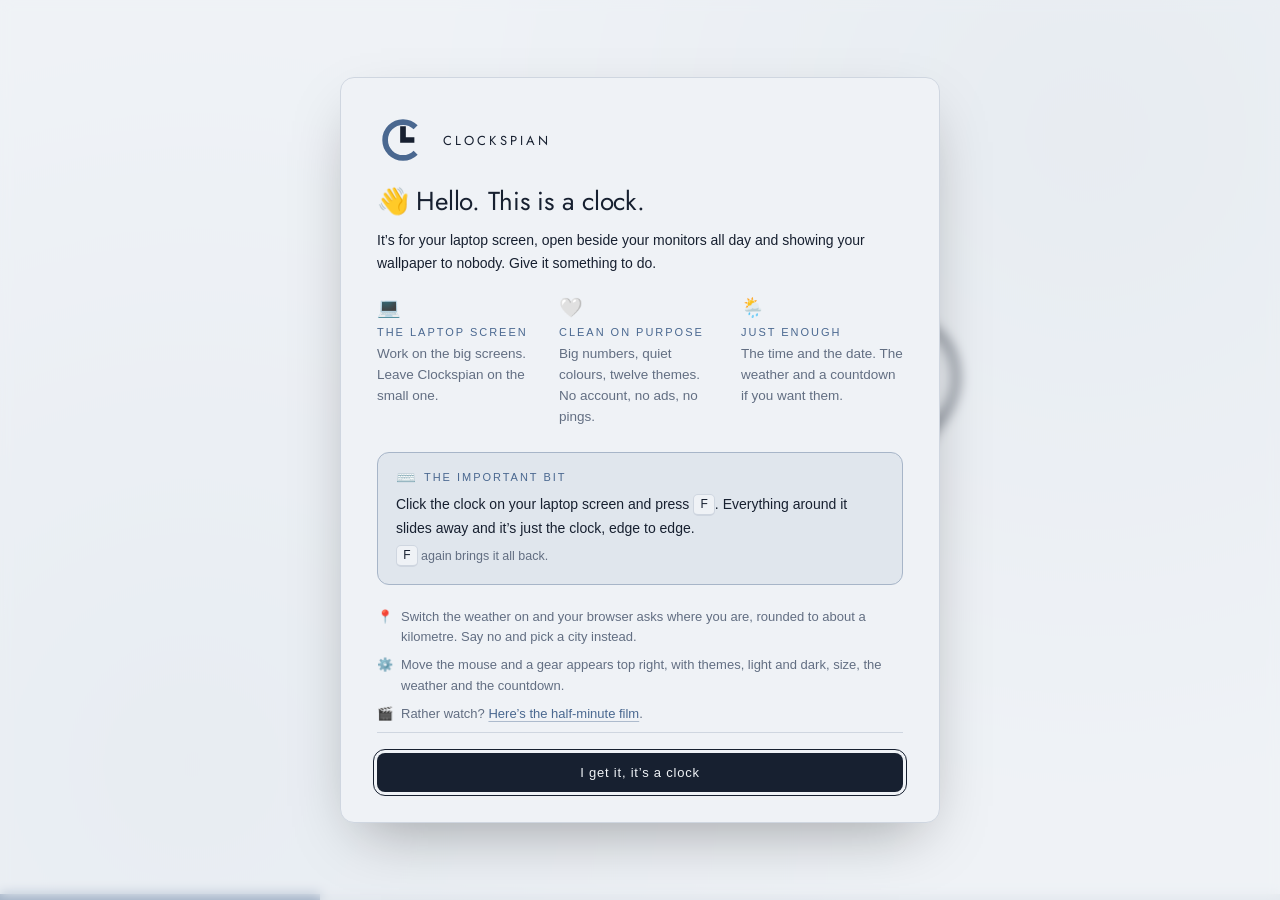
<file: index.html>
<!DOCTYPE html>
<html lang="en">
<head>
<meta charset="UTF-8">
<meta name="viewport" content="width=device-width, initial-scale=1">
<title>Clockspian - A clock by Caspian</title>
<meta name="color-scheme" content="light">
<link rel="icon" href="favicon.svg" type="image/svg+xml">
<!-- Installable as an app: js/settings.js keeps theme-color on the current theme's background,
     which is what the window's title bar (or its floating controls) is painted in -->
<link rel="manifest" href="manifest.webmanifest">
<link rel="apple-touch-icon" href="icons/apple-touch-icon.png">
<meta name="theme-color" content="#0e1218">
<link rel="preconnect" href="https://fonts.googleapis.com">
<link rel="preconnect" href="https://fonts.gstatic.com" crossorigin>
<link rel="stylesheet" href="css/style.css">
</head>
<body class="no-weather">
  <!-- Installed with the title bar hidden, this strip is where the window is dragged from.
       It only takes up room in that mode; see .titlebar in css/style.css. -->
  <div class="titlebar" aria-hidden="true"></div>

  <!-- The opening: js/splash.js draws the mark, brings up the name, then fades it all away.
       pathLength="1" lets each stroke draw from a dash offset of 1 down to 0. -->
  <div class="splash" id="splash" aria-hidden="true">
    <svg class="splash-mark" viewBox="0 0 64 64" fill="none" stroke-width="7">
      <path class="brand-dial" pathLength="1" d="M47.56 16.44A22 22 0 1 0 47.56 47.56"/>
      <path class="brand-hands" pathLength="1" d="M32 15V32H46"/>
    </svg>
    <span class="brand-name">Clockspian</span>
  </div>

  <div class="stage">
    <!-- Insane mode's sky: js/warp.js flies through it behind the clock -->
    <canvas class="warp" id="warp" aria-hidden="true"></canvas>
    <div class="center">
      <div class="time" id="time">--<span class="colon">:</span>--</div>

      <div class="date-row">
        <span id="weekday">—</span>
        <span class="dot"></span>
        <span id="date">—</span>
      </div>

      <div class="countdown" id="countdown" hidden>
        <span id="countdownLabelText"></span>
        <span class="dot"></span>
        <span class="countdown-value" id="countdownValue"></span>
      </div>

      <!-- This week, as a strip under the date; js/calendar.js fills it. A click unfolds
           the weeks around it, earlier ones upwards and later ones down, and folds them
           away again. Each fold opens and closes its height, so the clock squeezes to make
           room as it goes; js/fit.js knows them all. -->
      <div class="calendar-slot fold">
        <button class="calendar" id="calendar" type="button" aria-expanded="false" aria-label="This week. Show the weeks around it">
          <span class="fold cal-heads-fold"><span class="fold-inner" id="calHeads"></span></span>
          <!-- the weeks scroll inside this, which clips them at its top and bottom edges -->
          <span class="cal-weeks">
            <span class="fold cal-before"><span class="fold-inner" id="calBefore"></span></span>
            <span class="cal-row cal-current" id="calCurrent"></span>
            <span class="fold cal-after"><span class="fold-inner" id="calAfter"></span></span>
          </span>
          <!-- "chevron-down" from Lucide (lucide.dev), ISC licence -->
          <svg class="cal-chevron" viewBox="0 0 24 24" fill="none" stroke="currentColor" stroke-width="2" stroke-linecap="round" stroke-linejoin="round" aria-hidden="true"><path d="m6 9 6 6 6-6"/></svg>
        </button>
      </div>

      <div class="divider"></div>

      <div class="weather" id="weather">
        <div class="glyph" id="glyph"></div>
        <div class="temp-block">
          <div class="temp" id="temp">--</div>
          <div class="unit">°C</div>
        </div>
        <div class="condition-block">
          <div class="condition" id="condition">—</div>
          <div class="place" id="place"></div>
          <div class="range">
            <span class="hi" id="hi">H --°</span>
            <span id="lo">L --°</span>
          </div>
        </div>
        <div class="stale-dot" id="staleDot" title="Showing last known reading"></div>
      </div>
    </div>

    <div class="seconds-rail"><div class="seconds-track" id="secondsTrack"></div></div>

    <!-- Zen mode: the clock steps back, and the mark tells the time over drifting pools of
         the theme's colours. A tap reshapes it into the time. js/zen.js draws the strokes:
         the dial in four pieces, then the hour and minute hands, then the joint where the
         hands meet. The band clips the pieces flat to the figures' lines as they settle. -->
    <div class="zen" id="zen" aria-hidden="true">
      <div class="zen-field">
        <div class="zen-pool a"></div>
        <div class="zen-pool b"></div>
        <div class="zen-pool c"></div>
        <div class="zen-pool d"></div>
      </div>
      <div class="zen-clock-box">
        <svg class="zen-clock" id="zenClock" viewBox="0 0 64 64" role="img" aria-label="Clock">
          <clipPath id="zenBandClip"><rect id="zenBand" x="-100" y="-100" width="264" height="264"/></clipPath>
          <path class="zen-stroke zen-piece" clip-path="url(#zenBandClip)"/>
          <path class="zen-stroke zen-piece" clip-path="url(#zenBandClip)"/>
          <path class="zen-stroke zen-piece" clip-path="url(#zenBandClip)"/>
          <path class="zen-stroke zen-piece" clip-path="url(#zenBandClip)"/>
          <path class="zen-stroke zen-hand"/>
          <path class="zen-stroke zen-hand"/>
          <path class="zen-joint zen-hand"/>
        </svg>
      </div>
    </div>

    <button class="settings-toggle" id="settingsToggle" aria-label="Settings" aria-expanded="false">
      <!-- "settings" from Lucide (lucide.dev), ISC licence -->
      <svg viewBox="0 0 24 24" fill="none" stroke="currentColor" stroke-width="1.5" stroke-linecap="round" stroke-linejoin="round" aria-hidden="true">
        <path d="M9.671 4.136a2.34 2.34 0 0 1 4.659 0 2.34 2.34 0 0 0 3.319 1.915 2.34 2.34 0 0 1 2.33 4.033 2.34 2.34 0 0 0 0 3.831 2.34 2.34 0 0 1-2.33 4.033 2.34 2.34 0 0 0-3.319 1.915 2.34 2.34 0 0 1-4.659 0 2.34 2.34 0 0 0-3.32-1.915 2.34 2.34 0 0 1-2.33-4.033 2.34 2.34 0 0 0 0-3.831A2.34 2.34 0 0 1 6.35 6.051a2.34 2.34 0 0 0 3.319-1.915"/>
        <circle cx="12" cy="12" r="3"/>
      </svg>
    </button>
  </div>

  <button class="news" id="news" type="button">
    <!-- "sparkles" from Lucide (lucide.dev), ISC licence -->
    <svg viewBox="0 0 24 24" fill="none" stroke="currentColor" stroke-width="1.5" stroke-linecap="round" stroke-linejoin="round" aria-hidden="true">
      <path d="M11.017 2.814a1 1 0 0 1 1.966 0l1.051 5.558a2 2 0 0 0 1.594 1.594l5.558 1.051a1 1 0 0 1 0 1.966l-5.558 1.051a2 2 0 0 0-1.594 1.594l-1.051 5.558a1 1 0 0 1-1.966 0l-1.051-5.558a2 2 0 0 0-1.594-1.594l-5.558-1.051a1 1 0 0 1 0-1.966l5.558-1.051a2 2 0 0 0 1.594-1.594z"/>
      <path d="M20 2v4"/><path d="M22 4h-4"/><circle cx="4" cy="20" r="2"/>
    </svg>
    What’s new
  </button>

  <!-- only on the old address, clockspian.vercel.app (js/moved.js) -->
  <button class="news" id="moved" type="button">
    <!-- "map-pin" from Lucide (lucide.dev), ISC licence -->
    <svg viewBox="0 0 24 24" fill="none" stroke="currentColor" stroke-width="1.5" stroke-linecap="round" stroke-linejoin="round" aria-hidden="true">
      <path d="M20 10c0 4.993-5.539 10.193-7.399 11.799a1 1 0 0 1-1.202 0C9.539 20.193 4 14.993 4 10a8 8 0 0 1 16 0"/>
      <circle cx="12" cy="10" r="3"/>
    </svg>
    We’ve moved
  </button>

  <aside class="panel" id="panel" aria-label="Settings" hidden>
    <!-- The clock's mood: Zen (the mark tells the time), Normal, or Insane (always a bit
         warp, and the full show when a countdown lands). The knob sits behind the pick. -->
    <div class="mood-switch" id="moodSwitch" role="radiogroup" aria-label="Mode">
      <i class="mood-knob"></i>
      <!-- "leaf", "clock" and "zap" from Lucide (lucide.dev), ISC licence -->
      <button type="button" role="radio" data-mood="zen">
        <svg viewBox="0 0 24 24" fill="none" stroke="currentColor" stroke-width="2" stroke-linecap="round" stroke-linejoin="round" aria-hidden="true">
          <path d="M11 20A7 7 0 0 1 9.8 6.1C15.5 5 17 4.48 19 2c1 2 2 4.18 2 8 0 5.5-4.78 10-10 10Z"/><path d="M2 21c0-3 1.85-5.36 5.08-6C9.5 14.52 12 13 13 12"/>
        </svg>
        <span>Zen</span>
      </button>
      <button type="button" role="radio" data-mood="normal">
        <svg viewBox="0 0 24 24" fill="none" stroke="currentColor" stroke-width="2" stroke-linecap="round" stroke-linejoin="round" aria-hidden="true">
          <circle cx="12" cy="12" r="10"/><path d="M12 6v6l4 2"/>
        </svg>
        <span>Normal</span>
      </button>
      <button type="button" role="radio" data-mood="insane">
        <svg viewBox="0 0 24 24" fill="none" stroke="currentColor" stroke-width="2" stroke-linecap="round" stroke-linejoin="round" aria-hidden="true">
          <path d="M4 14a1 1 0 0 1-.78-1.63l9.9-10.2a.5.5 0 0 1 .86.46l-1.92 6.02A1 1 0 0 0 13 10h7a1 1 0 0 1 .78 1.63l-9.9 10.2a.5.5 0 0 1-.86-.46l1.92-6.02A1 1 0 0 0 11 14z"/>
        </svg>
        <span>Insane</span>
      </button>
    </div>

    <h2 class="panel-title">Display</h2>

    <section class="field">
      <span class="field-label">Light / dark
        <!-- Light, the system's choice, or dark; the knob sits behind whichever is picked -->
        <div class="mode-switch" id="modeSwitch" role="radiogroup" aria-label="Light or dark">
          <i class="mode-knob"></i>
          <!-- "sun", "monitor" and "moon" from Lucide (lucide.dev), ISC licence -->
          <button type="button" role="radio" data-mode="light" aria-label="Light" title="Light">
            <svg viewBox="0 0 24 24" fill="none" stroke="currentColor" stroke-width="2" stroke-linecap="round" stroke-linejoin="round" aria-hidden="true">
              <circle cx="12" cy="12" r="4"/><path d="M12 2v2"/><path d="M12 20v2"/><path d="m4.93 4.93 1.41 1.41"/><path d="m17.66 17.66 1.41 1.41"/><path d="M2 12h2"/><path d="M20 12h2"/><path d="m6.34 17.66-1.41 1.41"/><path d="m19.07 4.93-1.41 1.41"/>
            </svg>
          </button>
          <button type="button" role="radio" data-mode="system" aria-label="Same as your computer" title="Same as your computer">
            <svg viewBox="0 0 24 24" fill="none" stroke="currentColor" stroke-width="2" stroke-linecap="round" stroke-linejoin="round" aria-hidden="true">
              <rect width="20" height="14" x="2" y="3" rx="2"/><line x1="8" x2="16" y1="21" y2="21"/><line x1="12" x2="12" y1="17" y2="21"/>
            </svg>
          </button>
          <button type="button" role="radio" data-mode="dark" aria-label="Dark" title="Dark">
            <svg viewBox="0 0 24 24" fill="none" stroke="currentColor" stroke-width="2" stroke-linecap="round" stroke-linejoin="round" aria-hidden="true">
              <path d="M12 3a6 6 0 0 0 9 9 9 9 0 1 1-9-9Z"/>
            </svg>
          </button>
        </div>
      </span>
    </section>

    <section class="field">
      <label class="field-label" for="scaleInput">Scale <span class="field-value" id="scaleValue">100%</span></label>
      <input type="range" id="scaleInput" min="0.5" max="1.5" step="any" value="1">
    </section>

    <!-- The clock's weight, within what the theme's typeface has; double-click resets it -->
    <section class="field">
      <label class="field-label" for="weightInput">Weight <span class="field-value" id="weightValue"></span></label>
      <input type="range" id="weightInput" min="100" max="900" step="10" value="200" title="Double-click for the theme’s own weight">
      <p class="field-note" id="weightNote" hidden></p>
    </section>

    <section class="field">
      <span class="field-label">Date
        <button class="switch" id="dateSwitch" type="button" role="switch" aria-checked="true" aria-label="Date"><i></i></button>
      </span>
    </section>

    <section class="field">
      <span class="field-label">Calendar
        <button class="switch" id="calendarSwitch" type="button" role="switch" aria-checked="false" aria-label="Calendar"><i></i></button>
      </span>
    </section>

    <section class="field">
      <span class="field-label">Blinking colon
        <button class="switch" id="blinkSwitch" type="button" role="switch" aria-checked="true" aria-label="Blinking colon"><i></i></button>
      </span>
    </section>

    <section class="field">
      <span class="field-label">Bottom progress bar
        <button class="switch" id="barSwitch" type="button" role="switch" aria-checked="true" aria-label="Bottom progress bar"><i></i></button>
      </span>
    </section>

    <h2 class="panel-title">Theme</h2>

    <section class="field">
      <div class="choices" id="themeChoices" role="radiogroup" aria-label="Theme"></div>
    </section>

    <h2 class="panel-title">Weather
      <button class="switch" id="weatherSwitch" type="button" role="switch" aria-checked="false" aria-label="Show weather"><i></i></button>
    </h2>

    <section class="field" id="locationField" hidden>
      <div class="choices" id="locationChoices" role="radiogroup" aria-label="Weather location"></div>
      <p class="field-note" id="locationNote" aria-live="polite" hidden></p>
      <!-- Shows the chosen city; type over it to find another. js/settings.js fills the list. -->
      <div class="city-search" id="citySearch" hidden>
        <input class="text-input" id="cityInput" type="text" placeholder="Search for a city" aria-label="City" autocomplete="off" spellcheck="false" aria-controls="cityResults" aria-autocomplete="list">
        <div class="city-results" id="cityResults" role="listbox" aria-label="Matching cities" hidden></div>
      </div>
    </section>

    <h2 class="panel-title">Countdown
      <button class="switch" id="countdownSwitch" type="button" role="switch" aria-checked="false" aria-label="Show countdown"><i></i></button>
    </h2>

    <section class="field" id="countdownField">
      <input class="text-input" id="countdownName" type="text" maxlength="24" placeholder="Name it — Lunch, Christmas…" aria-label="Countdown name" autocomplete="off">
      <div class="input-row">
        <input class="text-input" id="countdownDate" type="date" aria-label="Date">
        <input class="text-input" id="countdownTime" type="time" aria-label="Time (optional)">
      </div>
      <p class="field-note" id="countdownNote" aria-live="polite" hidden></p>
    </section>

    <!-- js/app.js shows this where the browser can install Clockspian as an app of its own -->
    <section class="field install-field" id="installField" hidden>
      <button class="text-button install-button" id="installButton" type="button">
        <!-- "monitor-down" from Lucide (lucide.dev), ISC licence -->
        <svg viewBox="0 0 24 24" fill="none" stroke="currentColor" stroke-width="2" stroke-linecap="round" stroke-linejoin="round" aria-hidden="true">
          <path d="M12 13V7"/><path d="m15 10-3 3-3-3"/><rect width="20" height="14" x="2" y="3" rx="2"/><path d="M12 17v4"/><path d="M8 21h8"/>
        </svg>
        Install as an app
      </button>
      <p class="field-note" id="installNote" aria-live="polite" hidden></p>
    </section>

    <!-- "What is this?" answers with the film. The written intro greets a first visit by
         itself, and after that lives behind the name in the signature below. -->
    <div class="panel-footer">
      <a class="text-button watch-link" href="/watch/" target="_blank" rel="noopener">
        <!-- "play" from Lucide (lucide.dev), ISC licence -->
        <svg viewBox="0 0 24 24" fill="currentColor" stroke="currentColor" stroke-width="2" stroke-linejoin="round" aria-hidden="true">
          <path d="M5 5a2 2 0 0 1 3.008-1.728l11.997 6.998a2 2 0 0 1 .003 3.458l-12 7A2 2 0 0 1 5 19z"/>
        </svg>
        What is this?
      </a>
    </div>
    <!-- The signature: the mark, the name and the running version. The mark is a C and an
         L: the dial, open on the right, and the hands at three o'clock. Two buttons in one
         line: the name opens the intro, like "About" in an app's menu; the version opens
         what's new in it. -->
    <div class="panel-version">
      <button class="signature-button" id="aboutButton" type="button" title="What is this?">
        <svg class="brand-mark" viewBox="0 0 64 64" fill="none" stroke-width="7" aria-hidden="true">
          <path class="brand-dial" d="M47.56 16.44A22 22 0 1 0 47.56 47.56"/>
          <path class="brand-hands" d="M32 15V32H46"/>
        </svg>
        <span class="brand-name">Clockspian</span>
      </button>
      <span class="dot" aria-hidden="true"></span>
      <button class="signature-button" id="versionButton" type="button" title="What’s new">
        <span id="versionNumber"></span>
      </button>
    </div>
  </aside>

  <dialog class="about intro" id="about" aria-labelledby="aboutTitle">
    <div class="about-body">
      <div class="dialog-brand" aria-hidden="true">
        <svg viewBox="0 0 64 64" fill="none" stroke-width="7">
          <path class="brand-dial" d="M47.56 16.44A22 22 0 1 0 47.56 47.56"/>
          <path class="brand-hands" d="M32 15V32H46"/>
        </svg>
        <span class="brand-name">Clockspian</span>
      </div>
      <h2 class="about-title" id="aboutTitle"><span aria-hidden="true">👋</span> Hello. This is a clock.</h2>
      <p class="about-lead">It’s for your laptop screen, open beside your monitors all day and showing your wallpaper to nobody. Give it something to do.</p>

      <div class="about-points">
        <div>
          <h3><span class="about-emoji" aria-hidden="true">💻</span>The laptop screen</h3>
          <p>Work on the big screens. Leave Clockspian on the small one.</p>
        </div>
        <div>
          <h3><span class="about-emoji" aria-hidden="true">🤍</span>Clean on purpose</h3>
          <p>Big numbers, quiet colours, twelve themes. No account, no ads, no pings.</p>
        </div>
        <div>
          <h3><span class="about-emoji" aria-hidden="true">🌦️</span>Just enough</h3>
          <p>The time and the date. The weather and a countdown if you want them.</p>
        </div>
      </div>

      <!-- F is js/app.js's full-screen key, the same in every browser and the installed app -->
      <div class="about-tip">
        <h3><span class="about-emoji" aria-hidden="true">⌨️</span>The important bit</h3>
        <p>Click the clock on your laptop screen and press <kbd>F</kbd>. Everything around it slides away and it’s just the clock, edge to edge.</p>
        <p class="about-small"><kbd>F</kbd> again brings it all back.</p>
      </div>

      <ul class="about-fine">
        <li><span aria-hidden="true">📍</span><span>Switch the weather on and your browser asks where you are, rounded to about a kilometre. Say no and pick a city instead.</span></li>
        <li><span aria-hidden="true">⚙️</span><span>Move the mouse and a gear appears top right, with themes, light and dark, size, the weather and the countdown.</span></li>
        <li><span aria-hidden="true">🎬</span><span>Rather watch? <a class="about-link" href="/watch/" target="_blank" rel="noopener">Here’s the half-minute film</a>.</span></li>
      </ul>
    </div>
    <div class="about-footer">
      <button class="about-close" id="aboutClose" type="button" autofocus>I get it, it’s a clock</button>
    </div>
  </dialog>

  <dialog class="about" id="whatsNew" aria-labelledby="whatsNewTitle">
    <!-- filled from js/version.js, under the mark -->
    <div class="about-body" id="whatsNewBody">
      <div class="dialog-brand small" aria-hidden="true">
        <svg viewBox="0 0 64 64" fill="none" stroke-width="7">
          <path class="brand-dial" d="M47.56 16.44A22 22 0 1 0 47.56 47.56"/>
          <path class="brand-hands" d="M32 15V32H46"/>
        </svg>
        <span class="brand-name">Clockspian</span>
      </div>
    </div>
    <div class="about-footer">
      <button class="about-close" id="whatsNewClose" type="button" autofocus>Lovely, thanks</button>
    </div>
  </dialog>

  <dialog class="about" id="movedDialog" aria-labelledby="movedTitle">
    <div class="about-body">
      <div class="dialog-brand small" aria-hidden="true">
        <svg viewBox="0 0 64 64" fill="none" stroke-width="7">
          <path class="brand-dial" d="M47.56 16.44A22 22 0 1 0 47.56 47.56"/>
          <path class="brand-hands" d="M32 15V32H46"/>
        </svg>
        <span class="brand-name">Clockspian</span>
      </div>
      <h2 class="about-title" id="movedTitle"><span aria-hidden="true">📦</span> Clockspian has moved</h2>
      <p class="about-lead">Same clock, new address: <strong>clockspian.lorenlabs.se</strong></p>
      <p id="movedBookmark">Update your bookmark, or your home page if Clockspian is on it. This old address will stop working one day.</p>
      <p id="movedApp">This app still opens the old address, and it can’t follow on its own. Open the new one, install the app again from settings there, then remove this one.</p>
      <p>Your theme and settings stay here, so take a moment to pick them again over there.</p>
    </div>
    <div class="about-footer">
      <a class="about-close" href="https://clockspian.lorenlabs.se/" target="_blank" rel="noopener">Take me there</a>
    </div>
  </dialog>

  <script type="module" src="js/main.js"></script>
</body>
</html>
</file>
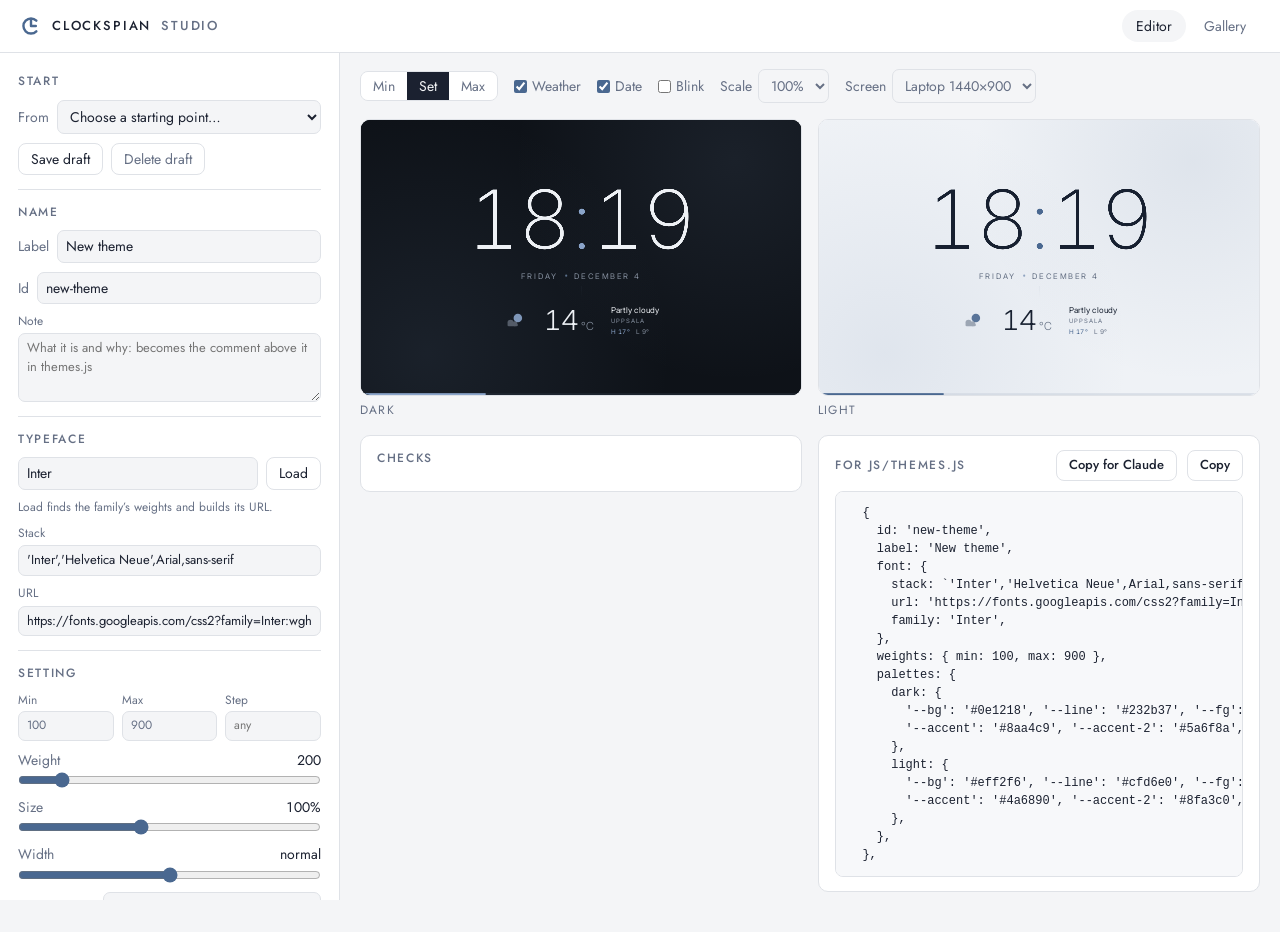
<file: studio/index.html>
<!DOCTYPE html>
<html lang="en">
<head>
<meta charset="UTF-8">
<meta name="viewport" content="width=device-width, initial-scale=1">
<meta name="robots" content="noindex">
<title>Clockspian Studio</title>
<link rel="icon" href="/favicon.svg" type="image/svg+xml">
<link rel="preconnect" href="https://fonts.googleapis.com">
<link rel="preconnect" href="https://fonts.gstatic.com" crossorigin>
<link rel="stylesheet" href="https://fonts.googleapis.com/css2?family=Jost:wght@300..600&display=swap">
<link rel="stylesheet" href="studio.css">
</head>
<body>
<!-- The theme studio: design a theme against the real clock, check it, and copy it out as
     an entry for js/themes.js. A tool for making themes, not part of the clock; nothing
     links here. Drafts and the shortlist live in this browser's localStorage. -->
<header class="bar">
  <div class="brand">
    <svg viewBox="0 0 64 64" fill="none" stroke-width="7" aria-hidden="true">
      <path d="M47.56 16.44A22 22 0 1 0 47.56 47.56"/><path d="M32 15V32H46"/>
    </svg>
    Clockspian <span>Studio</span>
  </div>
  <nav class="tabs" role="tablist">
    <button role="tab" data-tab="editor" aria-selected="true">Editor</button>
    <button role="tab" data-tab="gallery" aria-selected="false">Gallery <span class="count" id="shortCount"></span></button>
  </nav>
</header>

<main id="editorView" class="editor">
  <aside class="form" aria-label="Theme">
    <section>
      <h2>Start</h2>
      <label class="row">From
        <select id="startFrom"></select>
      </label>
      <div class="buttons">
        <button id="saveDraft" type="button">Save draft</button>
        <button id="deleteDraft" type="button" class="quiet">Delete draft</button>
      </div>
    </section>

    <section>
      <h2>Name</h2>
      <label class="row">Label <input id="label" type="text" spellcheck="false"></label>
      <label class="row">Id <input id="id" type="text" spellcheck="false"></label>
      <label class="stack">Note <textarea id="comment" rows="3" placeholder="What it is and why: becomes the comment above it in themes.js"></textarea></label>
    </section>

    <section>
      <h2>Typeface</h2>
      <div class="row">
        <input id="family" type="text" spellcheck="false" placeholder="Google Fonts family, e.g. Space Grotesk" aria-label="Google Fonts family">
        <button id="loadFont" type="button">Load</button>
      </div>
      <p class="hint" id="fontNote">Load finds the family’s weights and builds its URL.</p>
      <label class="stack">Stack <input id="stack" type="text" spellcheck="false"></label>
      <label class="stack">URL <input id="url" type="text" spellcheck="false"></label>
      <p class="hint" id="displayNote" hidden></p>
    </section>

    <section>
      <h2>Setting</h2>
      <div class="row three">
        <label>Min <input id="wMin" type="number" step="50" min="1" max="1000"></label>
        <label>Max <input id="wMax" type="number" step="50" min="1" max="1000"></label>
        <label>Step <input id="wStep" type="number" step="50" min="0" max="500" placeholder="any"></label>
      </div>
      <label class="slider">Weight <output id="weightOut"></output>
        <input id="weight" type="range" min="100" max="900" step="10">
      </label>
      <label class="slider">Size <output id="scaleOut"></output>
        <input id="timeScale" type="range" min="0.6" max="1.6" step="0.01">
      </label>
      <label class="slider">Width <output id="stretchOut"></output>
        <input id="timeStretch" type="range" min="50" max="150" step="1">
      </label>
      <label class="row">Low-res opsz <input id="lowResOpsz" type="number" min="6" max="144" placeholder="none"></label>
    </section>

    <section>
      <h2>Palettes</h2>
      <div class="buttons">
        <button id="lightFromDark" type="button">Light from dark</button>
        <button id="darkFromLight" type="button">Dark from light</button>
      </div>
      <p class="hint">Drafts the other mode from this one: same hues, lightness turned over. A starting point to tune, not a finish.</p>
      <div class="palettes">
        <div class="palette" data-mode="dark"><h3>Dark</h3></div>
        <div class="palette" data-mode="light"><h3>Light</h3></div>
      </div>
    </section>
  </aside>

  <section class="work">
    <div class="preview-bar">
      <div class="seg" role="group" aria-label="Preview weight">
        <button data-pw="min" type="button">Min</button>
        <button data-pw="designed" type="button" aria-pressed="true">Set</button>
        <button data-pw="max" type="button">Max</button>
      </div>
      <label class="check"><input id="pvWeather" type="checkbox" checked> Weather</label>
      <label class="check"><input id="pvDate" type="checkbox" checked> Date</label>
      <label class="check"><input id="pvBlink" type="checkbox"> Blink</label>
      <label class="mini">Scale <select id="pvScale">
        <option value="0.5">50%</option><option value="1" selected>100%</option><option value="1.5">150%</option>
      </select></label>
      <label class="mini">Screen <select id="pvSize">
        <option value="1440x900" selected>Laptop 1440×900</option>
        <option value="1920x1080">1080p</option>
        <option value="960x540">Quarter 1080p</option>
      </select></label>
    </div>
    <div class="previews">
      <figure class="preview"><div class="screen" data-mode="dark"><iframe src="frame.html" title="Dark preview"></iframe></div><figcaption>Dark</figcaption></figure>
      <figure class="preview"><div class="screen" data-mode="light"><iframe src="frame.html" title="Light preview"></iframe></div><figcaption>Light</figcaption></figure>
    </div>

    <div class="lower">
      <section class="checks">
        <h2>Checks <span class="summary" id="checkSummary"></span></h2>
        <ul id="checks"></ul>
      </section>
      <section class="export">
        <h2>For js/themes.js
          <button id="copyClaude" type="button" title="The theme, its checks and the preview settings, to paste into a chat">Copy for Claude</button>
          <button id="copyExport" type="button">Copy</button>
        </h2>
        <pre id="exportCode"></pre>
      </section>
    </div>
  </section>
</main>

<main id="galleryView" class="gallery" hidden>
  <p class="gallery-lead">Every theme in both modes, set at its own weight and size, with the draft first. Star the keepers: the shortlist is the set to narrow down to.</p>
  <div class="cards" id="cards"></div>
</main>

<!-- where the checks measure figures, out of sight -->
<div class="measure" id="measure" aria-hidden="true"></div>

<script type="module" src="studio.js"></script>
</body>
</html>
</file>
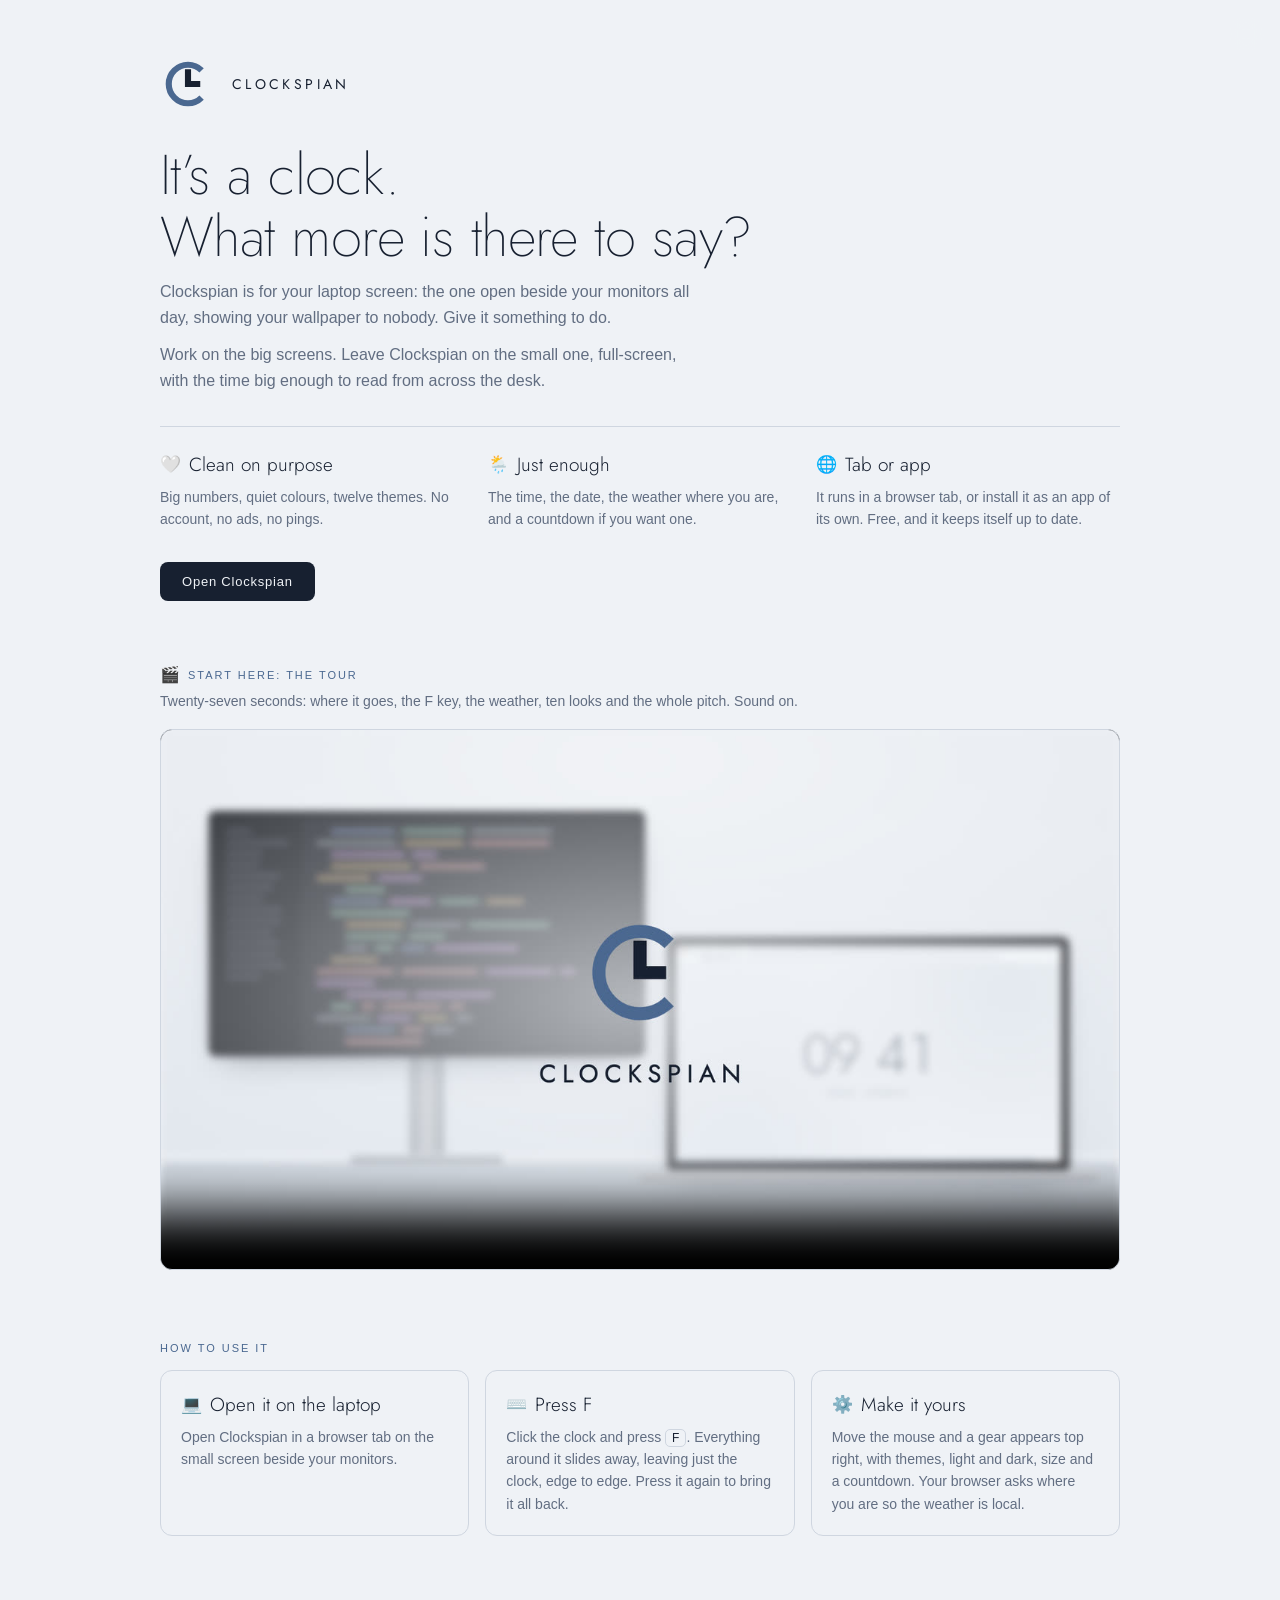
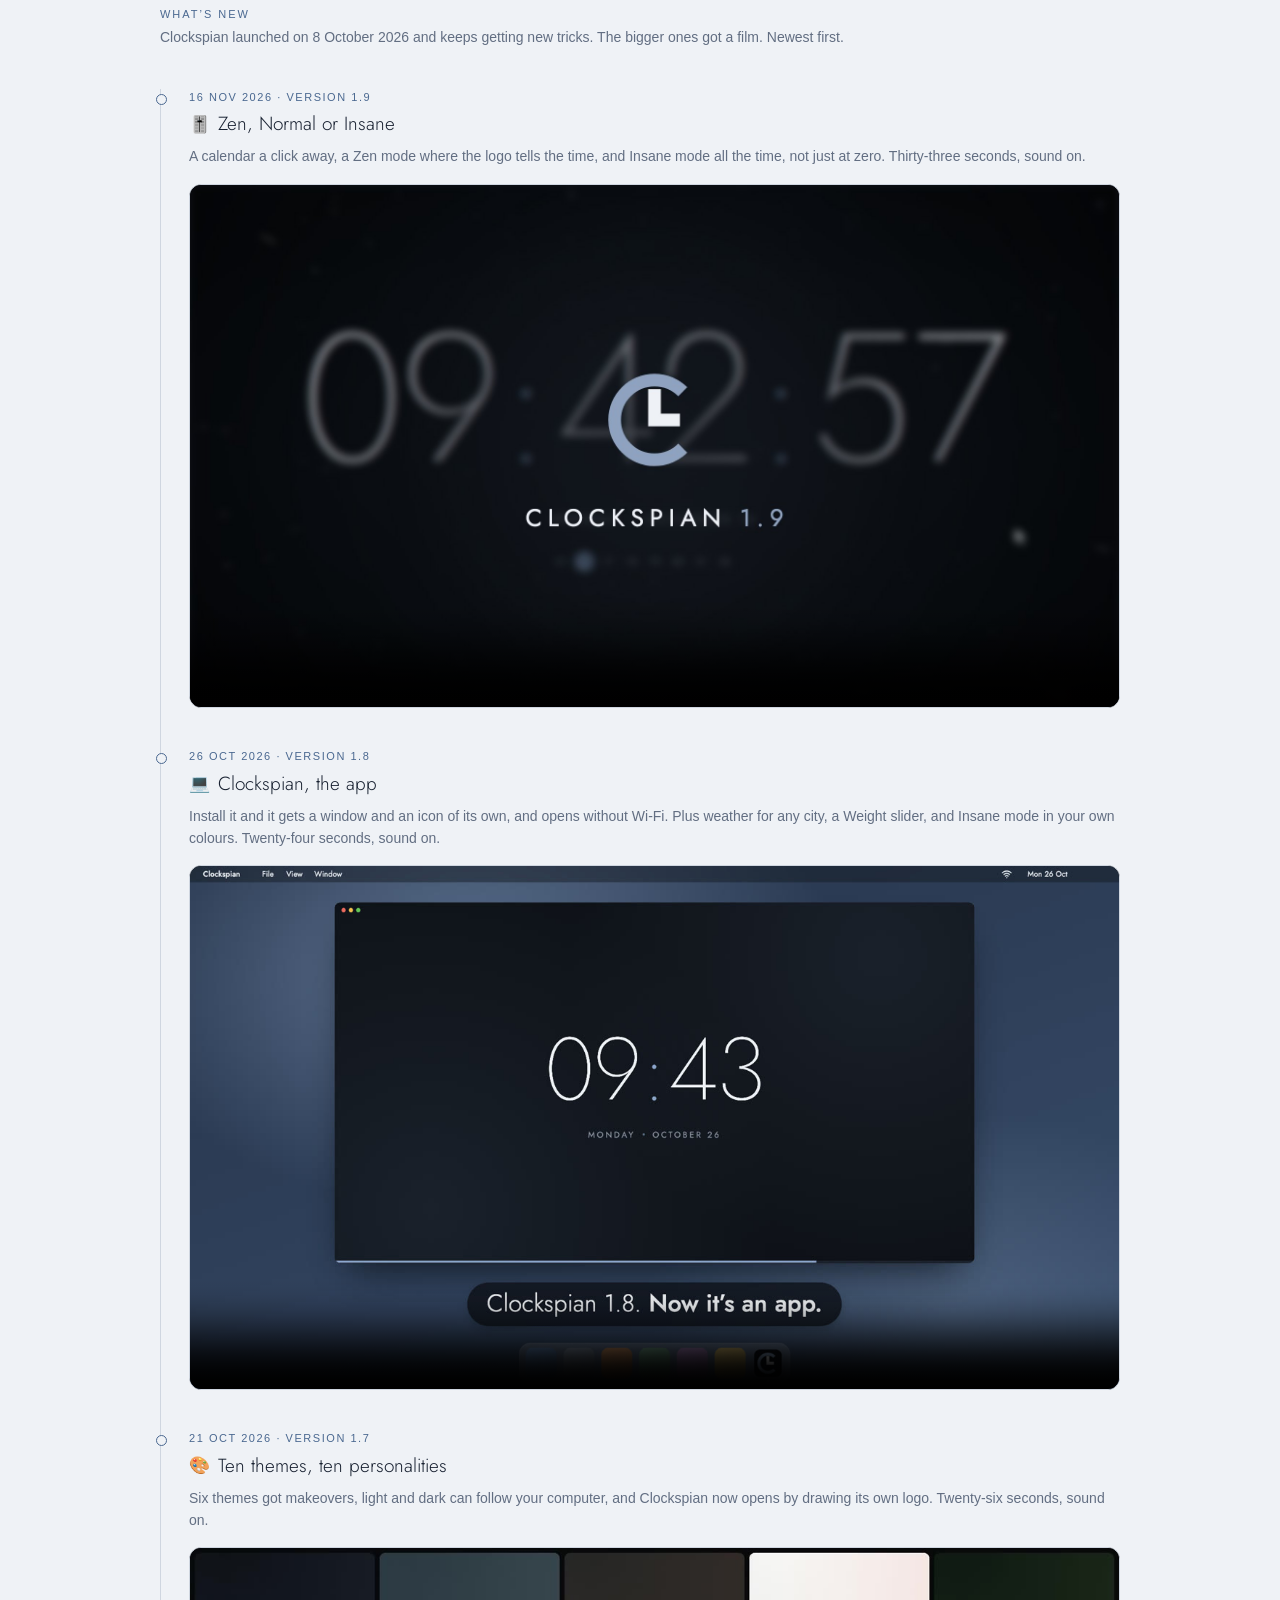
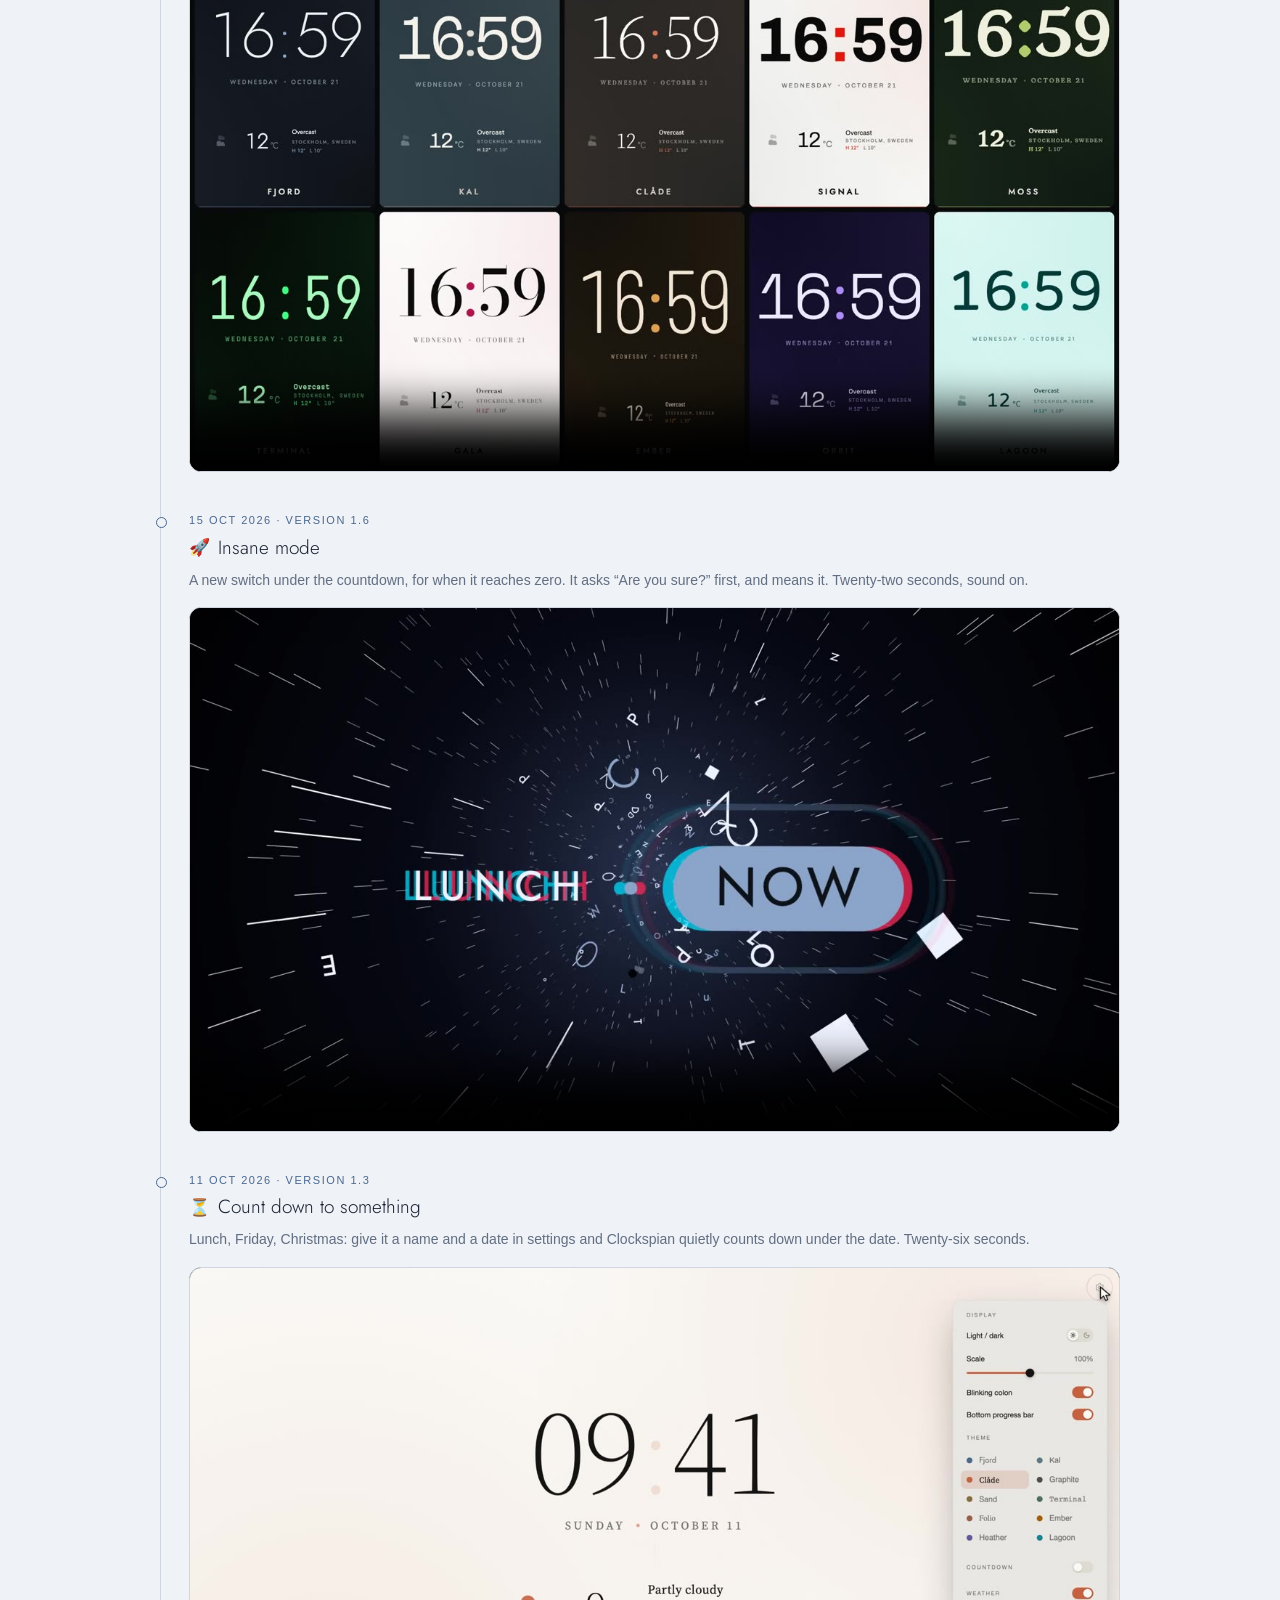
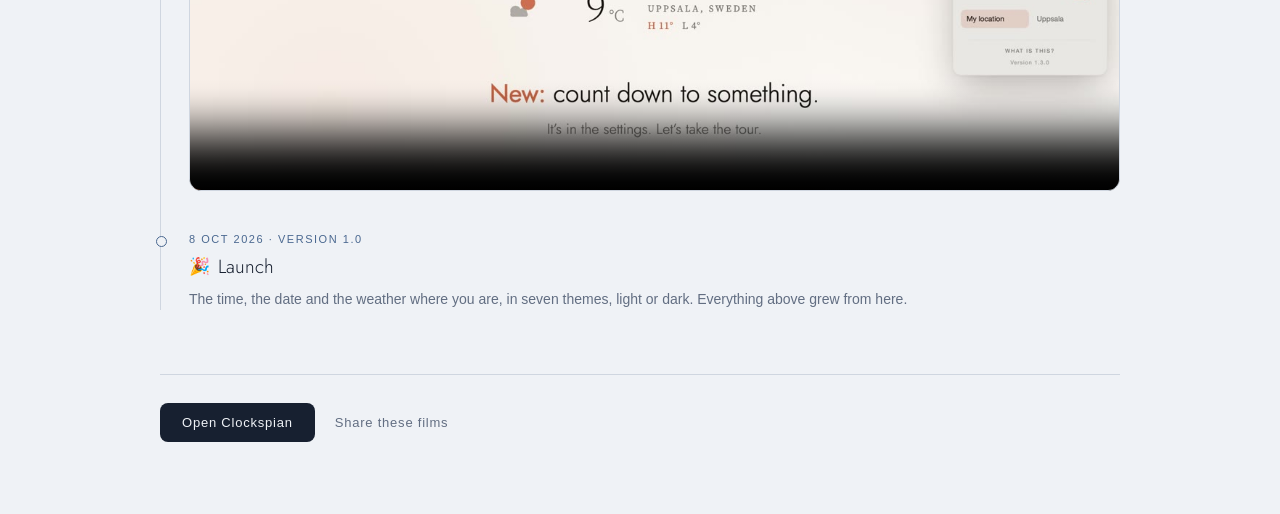
<file: watch/index.html>
<!DOCTYPE html>
<html lang="en">
<head>
<meta charset="UTF-8">
<meta name="viewport" content="width=device-width, initial-scale=1">
<title>Clockspian - The films</title>
<meta name="description" content="A calm, full-screen clock for your spare screen. Start with the tour, then see what it has learned since launch.">
<link rel="icon" href="/favicon.svg" type="image/svg+xml">

<!-- Link previews: what iMessage, Slack, Discord and friends show when /watch is pasted.
     Crawlers need absolute URLs. -->
<meta property="og:type" content="video.other">
<meta property="og:site_name" content="Clockspian">
<meta property="og:title" content="Clockspian - It’s a clock. What more is there to say?">
<meta property="og:description" content="A calm, full-screen clock for your spare screen. Start with the tour, then see what it has learned since launch.">
<meta property="og:url" content="https://clockspian.lorenlabs.se/watch/">
<meta property="og:image" content="https://clockspian.lorenlabs.se/media/clockspian.jpg">
<meta property="og:image:width" content="1280">
<meta property="og:image:height" content="720">
<meta property="og:video" content="https://clockspian.lorenlabs.se/media/clockspian.mp4">
<meta property="og:video:type" content="video/mp4">
<meta property="og:video:width" content="1920">
<meta property="og:video:height" content="1080">
<meta name="twitter:card" content="summary_large_image">

<link rel="preconnect" href="https://fonts.googleapis.com">
<link rel="preconnect" href="https://fonts.gstatic.com" crossorigin>
<link rel="stylesheet" href="https://fonts.googleapis.com/css2?family=Jost:wght@200;300;400&display=swap">
<style>
/* Fjord, the default theme, in whichever of light and dark the visitor's system asks for.
   Someone who has set Clockspian up in this browser gets their own theme and light or
   dark instead; the script at the bottom writes it over these.
   Standalone on purpose: the clock's stylesheet sizes everything for a full-screen stage. */
:root{
  color-scheme:light dark;
  --bg:#eff2f6; --line:#cfd6e0; --fg:#172030; --fg-dim:#626e82;
  --accent:#4a6890; --accent-2:#8fa3c0;
  --font-display:'Jost','Helvetica Neue',Arial,sans-serif;
  --font-stack:'Helvetica Neue',Arial,sans-serif;
  --display-weight:200;
}
@media (prefers-color-scheme: dark){
  :root{
    --bg:#0e1218; --line:#232b37; --fg:#eef1f5; --fg-dim:#8791a0;
    --accent:#8aa4c9; --accent-2:#5a6f8a;
  }
}

*{ margin:0; padding:0; box-sizing:border-box; }
body{
  background:var(--bg);
  color:var(--fg);
  font-family:var(--font-stack);
  -webkit-font-smoothing:antialiased;
}
main{
  width:min(960px, 100% - 32px);
  margin:0 auto;
  padding:56px 0 72px;
}

/* the same signature as the bottom of the settings panel */
.brand{
  display:inline-flex;
  align-items:center;
  gap:16px;
  font-family:'Jost','Helvetica Neue',Arial,sans-serif;
  font-size:14px;
  letter-spacing:0.24em;
  text-transform:uppercase;
  color:var(--fg);
  text-decoration:none;
}
.brand svg{ width:56px; height:56px; }
.brand-dial{ stroke:var(--accent); }
.brand-hands{ stroke:var(--fg); }

h1{
  margin:28px 0 12px;
  font-family:var(--font-display);
  font-size:clamp(34px, 6vw, 56px);
  font-weight:var(--display-weight);
  letter-spacing:-0.01em;
  line-height:1.1;
}
.lead{
  max-width:34em;
  font-size:16px;
  line-height:1.6;
  color:var(--fg-dim);
}

.lead + .lead{ margin-top:12px; }
.points{
  display:grid;
  grid-template-columns:repeat(3, 1fr);
  gap:24px;
  margin:32px 0 32px;
  padding-top:24px;
  border-top:1px solid var(--line);
  list-style:none;
}
.points p{
  font-size:14px;
  line-height:1.6;
  color:var(--fg-dim);
}

/* Section labels: small caps in the accent, like the film titles used to be */
section > h2{
  display:flex;
  align-items:center;
  gap:8px;
  margin-bottom:6px;
  font-size:11px;
  font-weight:400;
  letter-spacing:0.18em;
  text-transform:uppercase;
  color:var(--accent);
}
section > h2 span{ font-size:16px; letter-spacing:0; }
.film{ margin-top:64px; }
.film p, .since-lead{
  margin-bottom:16px;
  font-size:14px;
  line-height:1.6;
  color:var(--fg-dim);
}

.how, .since{ margin-top:72px; }
.steps{
  display:grid;
  grid-template-columns:repeat(3, 1fr);
  gap:16px;
  margin-top:16px;
  list-style:none;
}
.steps li{
  padding:20px;
  border:1px solid var(--line);
  border-radius:12px;
}
h3{
  display:flex;
  align-items:center;
  gap:8px;
  margin-bottom:8px;
  font-family:var(--font-display);
  font-size:19px;
  font-weight:300;
}
h3 span{ font-size:17px; }
.steps p{
  font-size:14px;
  line-height:1.6;
  color:var(--fg-dim);
}
kbd{
  padding:1px 6px;
  font-family:inherit;
  font-size:12px;
  color:var(--fg);
  border:1px solid var(--line);
  border-radius:5px;
}

/* The updates, oldest first, hung on a rail with a dot for each release */
.timeline{
  list-style:none;
  margin-top:8px;
  padding-left:28px;
  border-left:1px solid var(--line);
}
.timeline .film{
  position:relative;
  margin-top:40px;
}
.timeline .film::before{
  content:'';
  position:absolute;
  left:-33px;
  top:5px;
  width:9px;
  height:9px;
  background:var(--bg);
  border:1px solid var(--accent);
  border-radius:50%;
}
.timeline .launch p:last-child{ margin-bottom:0; }
.timeline .when{
  margin-bottom:4px;
  font-size:11px;
  letter-spacing:0.14em;
  text-transform:uppercase;
  color:var(--accent);
}
video{
  display:block;
  width:100%;
  height:auto;
  background:#000;
  border:1px solid var(--line);
  border-radius:12px;
}
/* The countdown and 1.9 films have portrait cuts. On a portrait phone that one shows instead;
   preload="none" means the hidden one never downloads. */
.portrait{ display:none; }
@media (orientation:portrait) and (max-width:600px){
  .landscape{ display:none; }
  .portrait{ display:block; max-height:80vh; width:auto; max-width:100%; margin:0 auto; }
}

.actions{
  display:flex;
  flex-wrap:wrap;
  align-items:center;
  gap:12px 20px;
  margin-top:64px;
  padding-top:28px;
  border-top:1px solid var(--line);
}
.open{
  display:inline-block;
  padding:12px 22px;
  font-size:13px;
  letter-spacing:0.06em;
  color:var(--bg);
  background:var(--fg);
  border-radius:8px;
  text-decoration:none;
  transition:opacity 0.2s ease;
}
.open:hover{ opacity:0.85; }
.share{
  padding:0;
  font:inherit;
  font-size:13px;
  letter-spacing:0.06em;
  color:var(--fg-dim);
  background:none;
  border:none;
  cursor:pointer;
}
.share:hover{ color:var(--fg); }
.open:focus-visible,.share:focus-visible,.brand:focus-visible{ outline:1px solid var(--fg-dim); outline-offset:3px; }

/* The way back to the clock, pinned top right as the page scrolls; see the script below
   for where it goes. */
.close{
  position:fixed;
  top:16px; right:16px;
  z-index:2;
  display:flex;
  align-items:center;
  justify-content:center;
  width:36px; height:36px;
  padding:0;
  color:var(--fg-dim);
  background:color-mix(in srgb, var(--bg) 85%, transparent);
  border:1px solid var(--line);
  border-radius:50%;
  cursor:pointer;
  -webkit-backdrop-filter:blur(8px);
  backdrop-filter:blur(8px);
  transition:color 0.2s ease;
}
.close svg{ width:14px; height:14px; }
.close:hover{ color:var(--fg); }
.close:focus-visible{ outline:1px solid var(--fg-dim); outline-offset:3px; }

/* Installed with the title bar hidden, as in the clock: the top row drags the window, and
   the close button moves up into it, clear of the window's own buttons. */
.titlebar{ display:none; }
@media (display-mode: window-controls-overlay){
  .titlebar{
    display:block;
    position:fixed;
    left:env(titlebar-area-x, 0);
    top:env(titlebar-area-y, 0);
    width:env(titlebar-area-width, 100%);
    height:env(titlebar-area-height, 0px);
    z-index:1;
    background:var(--bg);
    app-region:drag;
    -webkit-app-region:drag;
  }
  .close{
    top:calc((env(titlebar-area-height, 0px) - 28px) / 2);
    right:calc(100vw - env(titlebar-area-x, 0px) - env(titlebar-area-width, 100vw) + 12px);
    width:28px; height:28px;
    app-region:no-drag;
    -webkit-app-region:no-drag;
  }
  main{ padding-top:calc(56px + env(titlebar-area-height, 0px)); }
}

@media (max-width:720px){
  .steps, .points{ grid-template-columns:1fr; }
  .points{ gap:16px; }
}
@media (max-width:480px){
  main{ padding-top:36px; }
  .film{ margin-top:44px; }
  .how, .since{ margin-top:56px; }
  .timeline{ padding-left:18px; }
  .timeline .film::before{ left:-23px; }
}
</style>
</head>
<body>
<div class="titlebar" aria-hidden="true"></div>
<button class="close" id="close" type="button" aria-label="Back to the clock" title="Back to the clock">
  <svg viewBox="0 0 14 14" fill="none" stroke="currentColor" stroke-width="1.5" stroke-linecap="round" aria-hidden="true">
    <path d="M2 2l10 10M12 2L2 12"/>
  </svg>
</button>
<main>
  <a class="brand" href="/">
    <svg viewBox="0 0 64 64" fill="none" stroke-width="7" aria-hidden="true">
      <path class="brand-dial" d="M47.56 16.44A22 22 0 1 0 47.56 47.56"/>
      <path class="brand-hands" d="M32 15V32H46"/>
    </svg>
    Clockspian
  </a>

  <h1>It’s a clock.<br>What more is there to say?</h1>
  <p class="lead">Clockspian is for your laptop screen: the one open beside your monitors all day, showing your wallpaper to nobody. Give it something to do.</p>
  <p class="lead">Work on the big screens. Leave Clockspian on the small one, full-screen, with the time big enough to read from across the desk.</p>

  <ul class="points">
    <li>
      <h3><span aria-hidden="true">🤍</span>Clean on purpose</h3>
      <p>Big numbers, quiet colours, twelve themes. No account, no ads, no pings.</p>
    </li>
    <li>
      <h3><span aria-hidden="true">🌦️</span>Just enough</h3>
      <p>The time, the date, the weather where you are, and a countdown if you want one.</p>
    </li>
    <li>
      <h3><span aria-hidden="true">🌐</span>Tab or app</h3>
      <p>It runs in a browser tab, or install it as an app of its own. Free, and it keeps itself up to date.</p>
    </li>
  </ul>

  <a class="open" href="/">Open Clockspian</a>

  <section class="film" id="tour">
    <h2><span aria-hidden="true">🎬</span>Start here: the tour</h2>
    <p>Twenty-seven seconds: where it goes, the F key, the weather, ten looks and the whole pitch. Sound on.</p>
    <video controls playsinline preload="none" poster="/media/clockspian.jpg" width="1920" height="1080">
      <source src="/media/clockspian.mp4" type="video/mp4">
    </video>
  </section>

  <section class="how">
    <h2>How to use it</h2>
    <ol class="steps">
      <li>
        <h3><span aria-hidden="true">💻</span>Open it on the laptop</h3>
        <p>Open Clockspian in a browser tab on the small screen beside your monitors.</p>
      </li>
      <li>
        <h3><span aria-hidden="true">⌨️</span>Press F</h3>
        <p>Click the clock and press <kbd>F</kbd>. Everything around it slides away, leaving just the clock, edge to edge. Press it again to bring it all back.</p>
      </li>
      <li>
        <h3><span aria-hidden="true">⚙️</span>Make it yours</h3>
        <p>Move the mouse and a gear appears top right, with themes, light and dark, size and a countdown. Your browser asks where you are so the weather is local.</p>
      </li>
    </ol>
  </section>

  <section class="since">
    <h2>What’s new</h2>
    <p class="since-lead">Clockspian launched on 8 October 2026 and keeps getting new tricks. The bigger ones got a film. Newest first.</p>

    <ol class="timeline">
      <li class="film" id="moods">
        <p class="when"><time datetime="2026-11-16">16 Nov 2026</time> · Version 1.9</p>
        <h3><span aria-hidden="true">🎚️</span>Zen, Normal or Insane</h3>
        <p>A calendar a click away, a Zen mode where the logo tells the time, and Insane mode all the time, not just at zero. Thirty-three seconds, sound on.</p>
        <video class="landscape" controls playsinline preload="none" poster="/media/clockspian-1.9.jpg" width="1920" height="1080">
          <source src="/media/clockspian-1.9.mp4" type="video/mp4">
        </video>
        <video class="portrait" controls playsinline preload="none" poster="/media/clockspian-1.9-vertical.jpg" width="1080" height="1920">
          <source src="/media/clockspian-1.9-vertical.mp4" type="video/mp4">
        </video>
      </li>

      <li class="film" id="app">
        <p class="when"><time datetime="2026-10-26">26 Oct 2026</time> · Version 1.8</p>
        <h3><span aria-hidden="true">💻</span>Clockspian, the app</h3>
        <p>Install it and it gets a window and an icon of its own, and opens without Wi-Fi. Plus weather for any city, a Weight slider, and Insane mode in your own colours. Twenty-four seconds, sound on.</p>
        <video controls playsinline preload="none" poster="/media/clockspian-1.8.jpg" width="1920" height="1080">
          <source src="/media/clockspian-1.8.mp4" type="video/mp4">
        </video>
      </li>

      <li class="film" id="themes">
        <p class="when"><time datetime="2026-10-21">21 Oct 2026</time> · Version 1.7</p>
        <h3><span aria-hidden="true">🎨</span>Ten themes, ten personalities</h3>
        <p>Six themes got makeovers, light and dark can follow your computer, and Clockspian now opens by drawing its own logo. Twenty-six seconds, sound on.</p>
        <video controls playsinline preload="none" poster="/media/clockspian-1.7.jpg" width="1920" height="1080">
          <source src="/media/clockspian-1.7.mp4" type="video/mp4">
        </video>
      </li>

      <li class="film" id="insane">
        <p class="when"><time datetime="2026-10-15">15 Oct 2026</time> · Version 1.6</p>
        <h3><span aria-hidden="true">🚀</span>Insane mode</h3>
        <p>A new switch under the countdown, for when it reaches zero. It asks “Are you sure?” first, and means it. Twenty-two seconds, sound on.</p>
        <video controls playsinline preload="none" poster="/media/insane.jpg" width="1920" height="1080">
          <source src="/media/insane.mp4" type="video/mp4">
        </video>
      </li>

      <li class="film" id="countdown">
        <p class="when"><time datetime="2026-10-11">11 Oct 2026</time> · Version 1.3</p>
        <h3><span aria-hidden="true">⏳</span>Count down to something</h3>
        <p>Lunch, Friday, Christmas: give it a name and a date in settings and Clockspian quietly counts down under the date. Twenty-six seconds.</p>
        <video class="landscape" controls playsinline preload="none" poster="/media/countdown.jpg" width="1920" height="1080">
          <source src="/media/countdown.mp4" type="video/mp4">
        </video>
        <video class="portrait" controls playsinline preload="none" poster="/media/countdown-vertical.jpg" width="1080" height="1920">
          <source src="/media/countdown-vertical.mp4" type="video/mp4">
        </video>
      </li>

      <li class="film launch">
        <p class="when"><time datetime="2026-10-08">8 Oct 2026</time> · Version 1.0</p>
        <h3><span aria-hidden="true">🎉</span>Launch</h3>
        <p>The time, the date and the weather where you are, in seven themes, light or dark. Everything above grew from here.</p>
      </li>
    </ol>
  </section>

  <div class="actions">
    <a class="open" href="/">Open Clockspian</a>
    <button class="share" id="share" type="button">Share these films</button>
  </div>
</main>

<script type="module">
  // Dressed in the visitor's own Clockspian, if this browser has one: the theme's palette
  // in their light or dark, and its typefaces for the headings and text. The signature
  // stays in Jost, as it does in the clock. A first visit, most often a shared link, has
  // nothing saved and keeps Fjord and the system's light or dark.
  import { THEMES } from '/js/themes.js';

  let saved = null;
  try {
    saved = JSON.parse(localStorage.getItem('clockspian.settings'));
  } catch {
    // No storage, or nothing readable in it: Fjord it is.
  }
  const theme = saved && THEMES.find((t) => t.id === saved.theme);
  if (theme) {
    const root = document.documentElement;
    const systemDark = matchMedia('(prefers-color-scheme: dark)');
    const dress = () => {
      const mode = saved.mode === 'light' || saved.mode === 'dark' ? saved.mode : systemDark.matches ? 'dark' : 'light';
      Object.entries(theme.palettes[mode]).forEach(([name, value]) => root.style.setProperty(name, value));
      root.style.colorScheme = mode;
    };
    dress();
    if (saved.mode !== 'light' && saved.mode !== 'dark') systemDark.addEventListener('change', dress);

    if (theme.font.url) {
      const link = document.createElement('link');
      link.rel = 'stylesheet';
      link.href = theme.font.url;
      document.head.appendChild(link);
    }
    root.style.setProperty('--font-display', theme.font.display || theme.font.stack);
    root.style.setProperty('--font-stack', theme.font.stack);
    root.style.setProperty('--display-weight', theme.timeWeight || '200');
  }
</script>

<script>
  // Back to the clock. The clock opens this page in a tab or window of its own, with no
  // history to step back through, so that one is closed and the clock is right behind it.
  // Reached from the clock in the same tab, it steps back, so the clock keeps its state.
  // Anywhere else — a shared link — it opens the clock here. Esc does the same.
  const fromClock = document.referrer && new URL(document.referrer).origin === location.origin;
  function backToClock() {
    if (fromClock && history.length > 1) {
      history.back();
      return;
    }
    if (fromClock) window.close();
    // Still here: the window wasn't ours to close.
    setTimeout(() => { location.href = '/'; }, 100);
  }
  document.getElementById('close').addEventListener('click', backToClock);
  addEventListener('keydown', (event) => {
    // not the Esc that takes a film out of full screen
    if (event.key === 'Escape' && !event.defaultPrevented && !document.fullscreenElement) backToClock();
  });

  // The phone's own share sheet where there is one; otherwise the link goes on the clipboard.
  const share = document.getElementById('share');
  const url = 'https://clockspian.lorenlabs.se/watch/';
  share.addEventListener('click', async () => {
    if (navigator.share) {
      try {
        await navigator.share({ title: 'Clockspian', text: 'It’s a clock. What more is there to say?', url });
      } catch {
        // Dismissing the sheet counts as an error. It isn't one.
      }
      return;
    }
    try {
      await navigator.clipboard.writeText(url);
      share.textContent = 'Link copied';
    } catch {
      share.textContent = url;
    }
    setTimeout(() => { share.textContent = 'Share these films'; }, 2400);
  });
</script>
</body>
</html>
</file>
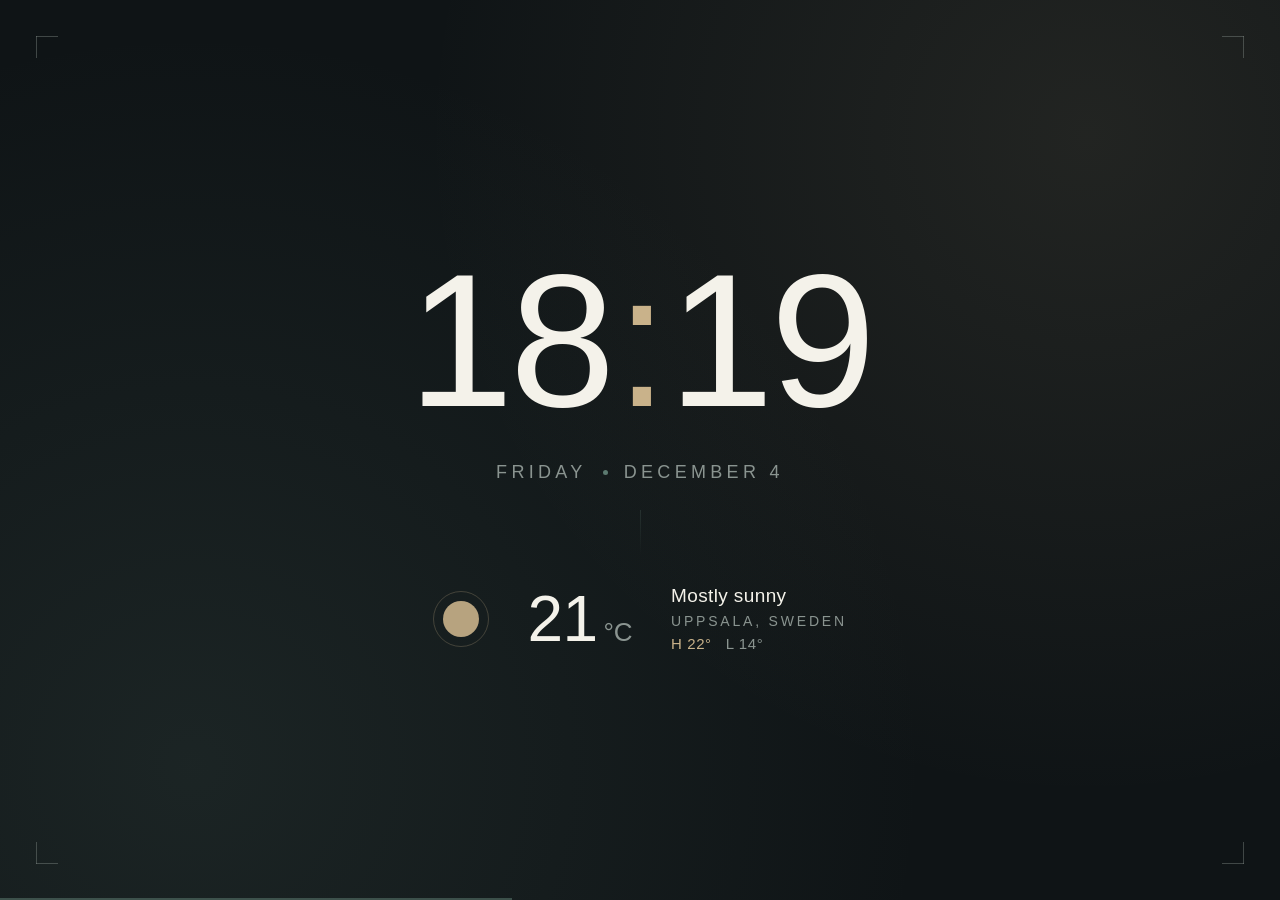
<file: prototype/clock_weather_uppsala.html>
<!DOCTYPE html>
<html lang="en">
<head>
<meta charset="UTF-8">
<title>Uppsala — Clock &amp; Weather</title>
<style>
  :root{
    --bg:#0f1416;
    --bg-2:#141b1e;
    --line:#26312f;
    --fg:#f4f2ea;
    --fg-dim:#8a9490;
    --accent:#c9b28a;
    --accent-2:#5c7a70;
  }
  *{margin:0;padding:0;box-sizing:border-box;}
  html,body{
    width:100%;height:100%;
    background:var(--bg);
    color:var(--fg);
    font-family:'Helvetica Neue',Arial,sans-serif;
    overflow:hidden;
  }
  .stage{
    position:relative;
    width:100vw;height:100vh;
    display:flex;
    flex-direction:column;
    justify-content:center;
    align-items:center;
    background:
      radial-gradient(circle at 15% 85%, rgba(92,122,112,0.16), transparent 55%),
      radial-gradient(circle at 85% 15%, rgba(201,178,138,0.10), transparent 50%),
      var(--bg);
  }

  /* faint structural grid — quiet, not decorative-for-its-own-sake */
  .grid-line{
    position:absolute;
    background:var(--line);
    opacity:0.5;
  }
  .grid-line.h{ left:0; right:0; height:1px; }
  .grid-line.v{ top:0; bottom:0; width:1px; }

  .center{
    display:flex;
    flex-direction:column;
    align-items:center;
    gap:clamp(18px, 3vh, 34px);
    z-index:2;
  }

  .time{
    font-size:clamp(72px, 15vw, 190px);
    font-weight:200;
    letter-spacing:-0.02em;
    line-height:1;
    font-variant-numeric:tabular-nums;
    color:var(--fg);
  }
  .time .colon{
    display:inline-block;
    color:var(--accent);
    animation:blink 2s steps(1) infinite;
    padding:0 0.02em;
  }
  @keyframes blink{ 0%,45%{opacity:1;} 50%,95%{opacity:0.15;} 100%{opacity:1;} }

  .date-row{
    display:flex;
    align-items:center;
    gap:16px;
    font-size:clamp(13px,1.6vw,18px);
    letter-spacing:0.24em;
    text-transform:uppercase;
    color:var(--fg-dim);
  }
  .date-row .dot{
    width:5px;height:5px;
    border-radius:50%;
    background:var(--accent-2);
  }

  .divider{
    width:1px;
    height:clamp(28px,5vh,56px);
    background:linear-gradient(var(--line), transparent);
  }

  .weather{
    display:flex;
    align-items:center;
    gap:clamp(20px,3vw,40px);
  }

  /* geometric glyph built from primitive shapes, no icon font */
  .glyph{ width:56px; height:56px; position:relative; flex-shrink:0; }
  .glyph .sun{
    position:absolute; inset:10px;
    border-radius:50%;
    background:var(--accent);
    opacity:0.9;
  }
  .glyph .ring{
    position:absolute; inset:0;
    border-radius:50%;
    border:1px solid var(--accent);
    opacity:0.25;
  }

  .temp-block{
    display:flex;
    align-items:baseline;
    gap:6px;
  }
  .temp{
    font-size:clamp(40px,6vw,64px);
    font-weight:300;
    letter-spacing:-0.01em;
  }
  .unit{
    font-size:clamp(18px,2.2vw,26px);
    color:var(--fg-dim);
    font-weight:300;
  }

  .condition-block{
    display:flex;
    flex-direction:column;
    gap:6px;
  }
  .condition{
    font-size:clamp(14px,1.7vw,19px);
    color:var(--fg);
    letter-spacing:0.02em;
  }
  .place{
    font-size:clamp(11px,1.3vw,14px);
    letter-spacing:0.2em;
    text-transform:uppercase;
    color:var(--fg-dim);
  }

  .range{
    display:flex;
    gap:14px;
    font-size:clamp(12px,1.4vw,15px);
    color:var(--fg-dim);
    letter-spacing:0.04em;
  }
  .range .hi{ color:var(--accent); }

  /* corner marks — minimal structural signature */
  .corner{
    position:absolute;
    width:22px;height:22px;
    z-index:2;
  }
  .corner::before, .corner::after{
    content:'';
    position:absolute;
    background:var(--fg-dim);
    opacity:0.4;
  }
  .corner::before{ width:100%; height:1px; top:0; }
  .corner::after{ width:1px; height:100%; left:0; }
  .tl{ top:36px; left:36px; }
  .tr{ top:36px; right:36px; transform:scaleX(-1); }
  .bl{ bottom:36px; left:36px; transform:scaleY(-1); }
  .br{ bottom:36px; right:36px; transform:scale(-1,-1); }

  .seconds-track{
    position:absolute;
    bottom:0; left:0;
    height:2px;
    background:var(--accent-2);
    opacity:0.55;
    transition:width 1s linear;
  }
</style>
</head>
<body>
  <div class="stage" id="stage">
    <div class="corner tl"></div>
    <div class="corner tr"></div>
    <div class="corner bl"></div>
    <div class="corner br"></div>

    <div class="center">
      <div class="time" id="time">--<span class="colon">:</span>--</div>

      <div class="date-row">
        <span id="weekday">—</span>
        <span class="dot"></span>
        <span id="date">—</span>
      </div>

      <div class="divider"></div>

      <div class="weather">
        <div class="glyph">
          <div class="ring"></div>
          <div class="sun"></div>
        </div>
        <div class="temp-block">
          <div class="temp" id="temp">21</div>
          <div class="unit">°C</div>
        </div>
        <div class="condition-block">
          <div class="condition" id="condition">Mostly sunny</div>
          <div class="place">Uppsala, Sweden</div>
          <div class="range">
            <span class="hi" id="hi">H 22°</span>
            <span id="lo">L 14°</span>
          </div>
        </div>
      </div>
    </div>

    <div class="seconds-track" id="secondsTrack"></div>
  </div>

<script>
  // Weather fetched at build time (Aimo Park meeting-friendly, static — no live API call from artifact sandbox)
  const weekdays = ['Sunday','Monday','Tuesday','Wednesday','Thursday','Friday','Saturday'];
  const months = ['January','February','March','April','May','June','July','August','September','October','November','December'];

  function pad(n){ return n.toString().padStart(2,'0'); }

  function tick(){
    const now = new Date();
    document.getElementById('time').innerHTML =
      pad(now.getHours()) + '<span class="colon">:</span>' + pad(now.getMinutes());
    document.getElementById('weekday').textContent = weekdays[now.getDay()];
    document.getElementById('date').textContent = months[now.getMonth()] + ' ' + now.getDate();

    const secondsPct = (now.getSeconds() / 60) * 100;
    document.getElementById('secondsTrack').style.width = secondsPct + '%';
  }
  tick();
  setInterval(tick, 1000);
</script>
</body>
</html>
</file>
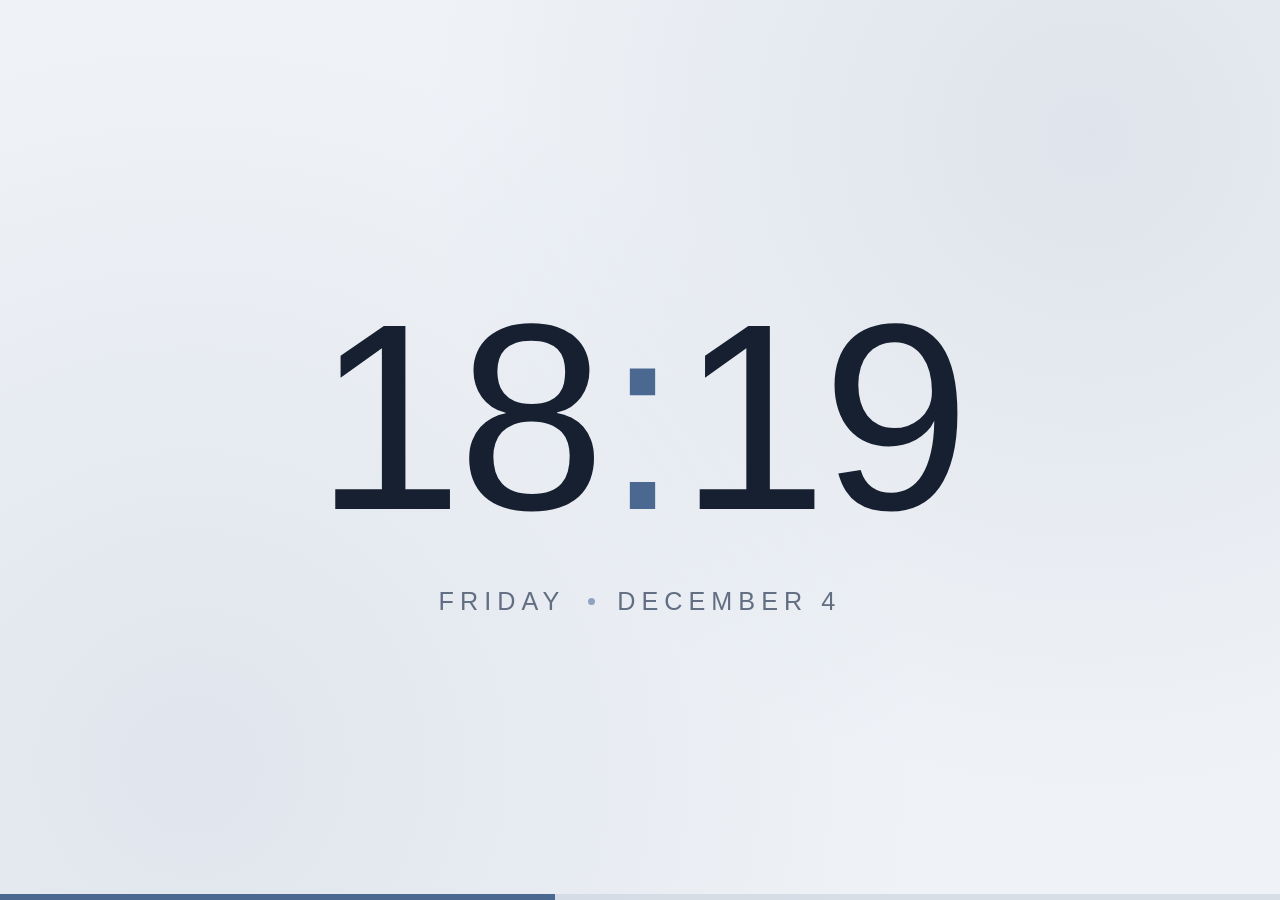
<file: studio/frame.html>
<!DOCTYPE html>
<html lang="en">
<head>
<meta charset="UTF-8">
<meta name="robots" content="noindex">
<title>Clockspian Studio preview</title>
<!-- One of the studio's previews: the real clock, in the app's own stylesheet and markup,
     painted in whatever theme the studio posts in. See studio/frame.js. -->
<link rel="preconnect" href="https://fonts.googleapis.com">
<link rel="preconnect" href="https://fonts.gstatic.com" crossorigin>
<link rel="stylesheet" href="/css/style.css">
</head>
<body class="no-weather">
<script type="module" src="frame.js"></script>
</body>
</html>
</file>
<file: css/style.css>
:root{
  /* Clockspian light, the default — js/settings.js overwrites all of these, so they only
     cover the frame before it runs */
  --bg:#eff2f6;
  --line:#cfd6e0;
  --fg:#172030;
  --fg-dim:#626e82;
  --accent:#4a6890;
  --accent-2:#8fa3c0;
  --ui-scale:1;
  /* js/fit.js takes this below 1 on a window too short (or narrow) for the clock */
  --fit:1;
  /* everything sized below runs through this; the slider's 100% is 1.4× the original design */
  --size:calc(var(--ui-scale) * 1.4 * var(--fit));
  --font-stack:'Jost','Helvetica Neue',Arial,sans-serif;
  /* only the Kal theme splits these off from the body face / base weight */
  --font-display:'Jost','Helvetica Neue',Arial,sans-serif;
  --time-weight:200;
  /* Ember's narrow face sets its clock larger and Terminal's wide one smaller and
     condensed, so every theme's clock spans about the same width */
  --time-scale:1;
  --time-stretch:normal;

  --panel-bg:var(--bg);
}

/* Registered so it can transition: the clock glides between sizes instead of jumping.
   The duration and curve match the slider thumb's glide in js/settings.js. */
@property --ui-scale{ syntax:'<number>'; inherits:true; initial-value:1; }
/* --fit too: when the column grows or shrinks (the calendar coming and going), the clock
   squeezes down or springs back instead of jumping. js/fit.js turns it off while the
   window itself is being resized, and on the first frame. */
@property --fit{ syntax:'<number>'; inherits:true; initial-value:1; }

*{margin:0;padding:0;box-sizing:border-box;}
html,body{
  width:100%;height:100%;
  background:var(--bg);
  color:var(--fg);
  font-family:var(--font-stack);
  overflow:hidden;
  transition:background-color 0.4s ease, color 0.4s ease;
}
:root{
  transition:background-color 0.4s ease, color 0.4s ease, --ui-scale 0.2s cubic-bezier(0.33, 1, 0.68, 1), --fit var(--squeeze);
}
/* a little give at the end, so the squeeze settles rather than stops */
:root{ --squeeze:0.7s cubic-bezier(0.34, 1.25, 0.64, 1); }
@media (prefers-reduced-motion:reduce){ :root{ --squeeze:0s; } }
:root.fit-instant{ transition:background-color 0.4s ease, color 0.4s ease, --ui-scale 0.2s cubic-bezier(0.33, 1, 0.68, 1); }

.stage{
  position:relative;
  width:100vw;height:100vh;
  font-variant-numeric:lining-nums; /* the date's figures too, in old-style faces */
  display:flex;
  flex-direction:column;
  justify-content:center;
  align-items:center;
  background:
    radial-gradient(circle at 15% 85%, color-mix(in srgb, var(--accent-2) 16%, transparent), transparent 55%),
    radial-gradient(circle at 85% 15%, color-mix(in srgb, var(--accent) 10%, transparent), transparent 50%),
    var(--bg);
  transition:background 0.4s ease;
}

.center{
  display:flex;
  flex-direction:column;
  align-items:center;
  gap:calc(clamp(18px, 3vh, 34px) * var(--size));
  z-index:2;
}

.time{
  font-family:var(--font-display);
  font-size:calc(clamp(72px, 15vw, 190px) * var(--size) * var(--time-scale));
  font-weight:var(--time-weight);
  font-stretch:var(--time-stretch);
  letter-spacing:-0.02em;
  line-height:1;
  /* lining as well as tabular: Moss's Young Serif defaults to old-style figures, which
     rise and drop around the line, so 18:59 would sit on three different baselines */
  font-variant-numeric:tabular-nums lining-nums;
  font-feature-settings:'tnum' 1, 'lnum' 1;
  color:var(--fg);
  /* Its own layer, which turns Windows' ClearType colour fringes into plain grey edges.
     Sub-pixel smoothing sharpens small text; at this size it only shows as cyan and
     orange halos along every hairline. */
  will-change:transform;
}
/* A theme with hairlines too fine for a standard-resolution screen names a sturdier
   optical size for it; see lowResOpsz in js/settings.js. */
@media (max-resolution:1.5dppx){
  .time{ font-variation-settings:var(--time-lowres-variation, normal); }
}
.time .colon{
  display:inline-block;
  color:var(--accent);
  animation:blink 2s steps(1) infinite;
  padding:0 0.02em;
}
@keyframes blink{ 0%,45%{opacity:1;} 50%,95%{opacity:0.15;} 100%{opacity:1;} }

.date-row{
  display:flex;
  align-items:center;
  gap:calc(16px * var(--size));
  font-size:calc(clamp(13px,1.6vw,18px) * var(--size));
  letter-spacing:0.24em;
  text-transform:uppercase;
  color:var(--fg-dim);
}
.date-row .dot{
  width:calc(5px * var(--size));
  height:calc(5px * var(--size));
  border-radius:50%;
  background:var(--accent-2);
}

/* The countdown tucks up under the date as a second line of it, half the usual gap away,
   with the time left in the accent and the display face's tabular figures. */
.countdown{
  display:flex;
  align-items:center;
  gap:calc(12px * var(--size));
  margin-top:calc(clamp(18px, 3vh, 34px) * var(--size) * -0.55);
  font-size:calc(clamp(11px,1.3vw,14px) * var(--size));
  letter-spacing:0.2em;
  /* in em, so it inherits as a fixed length and a bigger "now" can't make the line taller */
  line-height:1.4em;
  text-transform:uppercase;
  color:var(--fg-dim);
}
/* display:flex outranks the UA rule for [hidden] */
.countdown[hidden], .countdown [hidden]{ display:none; }
.countdown .dot{
  width:calc(4px * var(--size));
  height:calc(4px * var(--size));
  border-radius:50%;
  background:var(--accent-2);
}
.countdown-value{
  font-family:var(--font-display);
  font-variant-numeric:tabular-nums lining-nums;
  font-feature-settings:'tnum' 1, 'lnum' 1;
  letter-spacing:0.08em;
  color:var(--accent);
}
/* When the moment arrives, "now" becomes a filled pill that sends out a ripple, so it
   catches the eye from the side of a desk. For the first minute it's a size up and
   ripples faster, then it settles for the rest of the afterglow. It grows by font size,
   not transform, so the line re-centres and the dot stays midway; the fixed line height
   on .countdown and the margin that gives back the padding keep the clock above still. */
.countdown.arrived .countdown-value{
  padding:0.25em 0.72em 0.25em 0.8em;
  margin-block:-0.25em;
  border-radius:999px;
  background:var(--accent);
  color:var(--bg);
  outline:0.12em solid transparent;
  transition:font-size 0.8s cubic-bezier(0.33, 1, 0.68, 1);
  animation:now-ripple 3.2s ease-out infinite;
}
.countdown.arrived.fresh .countdown-value{
  font-size:1.3em;
  animation-duration:1.4s;
}
@keyframes now-ripple{
  0%{ outline-offset:0; outline-color:color-mix(in srgb, var(--accent) 70%, transparent); }
  60%,100%{ outline-offset:0.8em; outline-color:color-mix(in srgb, var(--accent) 0%, transparent); }
}

/* A short hairline, pulled in to half the column's gap on either side, so the weather
   reads as part of the clock's group rather than a second one further down the screen. */
.divider{
  width:1px;
  height:calc(clamp(18px,3vh,36px) * var(--size));
  margin-block:calc(clamp(18px, 3vh, 34px) * var(--size) * -0.5);
  background:linear-gradient(var(--line), transparent);
}

.weather{
  position:relative;
  display:flex;
  align-items:center;
  gap:calc(clamp(20px,3vw,40px) * var(--size));
  transition:opacity 0.6s ease;
}
.weather.stale{ opacity:0.55; }

.glyph{
  width:calc(56px * var(--size));
  height:calc(56px * var(--size));
  flex-shrink:0;
  color:var(--fg-dim);
}
.glyph svg{ width:100%; height:100%; display:block; }

.temp-block{
  display:flex;
  align-items:baseline;
  gap:calc(6px * var(--size));
}
.temp{
  font-family:var(--font-display);
  font-size:calc(clamp(40px,6vw,64px) * var(--size));
  font-weight:300;
  letter-spacing:-0.01em;
  font-variant-numeric:tabular-nums lining-nums;
  font-feature-settings:'tnum' 1, 'lnum' 1;
}
.unit{
  font-size:calc(clamp(18px,2.2vw,26px) * var(--size));
  color:var(--fg-dim);
  font-weight:300;
}

.condition-block{
  display:flex;
  flex-direction:column;
  gap:calc(6px * var(--size));
}
.condition{
  font-size:calc(clamp(14px,1.7vw,19px) * var(--size));
  color:var(--fg);
  letter-spacing:0.02em;
}
.place{
  font-size:calc(clamp(11px,1.3vw,14px) * var(--size));
  letter-spacing:0.2em;
  text-transform:uppercase;
  color:var(--fg-dim);
}

.range{
  display:flex;
  font-family:var(--font-display);
  gap:calc(14px * var(--size));
  font-size:calc(clamp(12px,1.4vw,15px) * var(--size));
  color:var(--fg-dim);
  letter-spacing:0.04em;
  font-variant-numeric:tabular-nums lining-nums;
}
.range .hi{ color:var(--accent); }

/* small dim mark when the reading is a cached fallback */
.stale-dot{
  position:absolute;
  top:50%;
  right:calc(-18px * var(--size));
  width:4px;height:4px;
  margin-top:-2px;
  border-radius:50%;
  background:var(--fg-dim);
  opacity:0;
  transition:opacity 0.6s ease;
}
.weather.stale .stale-dot{ opacity:0.8; }

/* The minute's progress along the bottom edge. A faint full-width rail shows where the
   bar is headed, so even a few seconds in it reads as progress rather than a stray mark.
   It sizes with the clock, and fills in the full accent so it holds its own against the bg. */
.seconds-rail{
  position:absolute;
  bottom:0; left:0; right:0;
  height:calc(4px * var(--size));
  background:color-mix(in srgb, var(--line) 70%, transparent);
  transition:background-color 0.4s ease;
}
.seconds-track{
  height:100%;
  width:0;
  background:var(--accent);
  transition:width 1s linear, background-color 0.4s ease;
}
/* no easing when the bar wraps back to zero at the top of a minute */
.seconds-track.no-transition{ transition:none; }

/* the two seconds settings, switched off */
body.no-blink .time .colon{ animation:none; }
body.no-bar .seconds-rail{ display:none; }
/* Off for the barest look: just the time. A countdown keeps its own line, no longer
   tucked up under a date that isn't there. */
body.no-date .date-row{ display:none; }
body.no-date .countdown{ margin-top:0; }
/* Show weather off: the clock and date re-centre on their own */
body.no-weather .divider,
body.no-weather .weather,
body.no-place .divider,
body.no-place .weather{ display:none; }

/* ---- the calendar ---- */

/* A fold: a grid with one row, folded to nothing (0fr) or open to its content (1fr), so
   its height eases open and shut. js/fit.js counts each at the height it's heading for. */
.fold{
  display:grid;
  grid-template-rows:0fr;
  transition:grid-template-rows var(--squeeze);
}
.fold > *{ min-height:0; overflow:hidden; }

/* Under the date (and countdown), above the weather. Folded, the slot also hands back the
   column's gap with a negative margin, so it takes up no room at all. */
.calendar-slot{
  margin-top:calc(clamp(18px, 3vh, 34px) * var(--size) * -1);
  transition:grid-template-rows var(--squeeze), margin-top var(--squeeze);
}
body.show-calendar .calendar-slot{ grid-template-rows:1fr; margin-top:0; }

/* The strip reads as a second line of the date: the same colour, the same tracking. */
.calendar{
  display:flex;
  flex-direction:column;
  align-items:center;
  padding:0;
  border:0;
  background:none;
  font:inherit;
  font-size:calc(clamp(11px,1.15vw,15px) * var(--size));
  color:var(--fg-dim);
  cursor:pointer;
  opacity:0;
  transform:scale(0.96);
  transition:opacity 0.3s ease, transform var(--squeeze);
  -webkit-tap-highlight-color:transparent;
}
body.show-calendar .calendar{
  opacity:1;
  transform:none;
  transition:opacity 0.45s ease 0.15s, transform var(--squeeze);
}
.calendar:focus-visible{ outline:1px solid var(--fg-dim); outline-offset:8px; border-radius:6px; }
.calendar.expanded .cal-after{ grid-template-rows:1fr; }
.calendar.expanded .cal-before,
.calendar.expanded .cal-heads-fold{ grid-template-rows:1fr; }
/* the earlier weeks open upwards: their fold's content sits at its bottom edge */
/* The weeks: open and at rest, the folds stop clipping and this clips them all as one, at
   its top and bottom, so the spare week either side can scroll in. */
.cal-weeks{ display:flex; flex-direction:column; align-items:center; }
.calendar.settled .cal-weeks{ overflow:clip; }
.calendar.settled .cal-before > .fold-inner,
.calendar.settled .cal-after > .fold-inner{ overflow:visible; }
#calBefore, #calAfter{ position:relative; }
.cal-buffer{ position:absolute; left:0; visibility:hidden; }
.cal-buffer-top{ bottom:100%; }
.cal-buffer-bottom{ top:100%; }
.calendar.settled .cal-buffer{ visibility:visible; }
.cal-before > .fold-inner{ display:flex; flex-direction:column; justify-content:flex-end; }
.fold-inner{ display:flex; flex-direction:column; }

/* Every row: the week number, seven days, and a month's name where one starts. The month
   column is as wide as the week column, so the days sit on the clock's centre line. */
.cal-row{
  display:grid;
  grid-template-columns:repeat(9, 2.3em);
  height:2.3em;
  place-items:center;
  font-family:var(--font-display);
  font-variant-numeric:tabular-nums lining-nums;
  font-feature-settings:'tnum' 1, 'lnum' 1;
}
/* The rows around this week arrive one after another, outwards from it, and leave the
   other way round. */
.cal-heads-fold .cal-row, .cal-before .cal-row, .cal-after .cal-row{
  opacity:0;
  transform:translateY(calc(var(--dir) * -0.6em));
  transition:opacity 0.2s ease, transform 0.2s ease;
}
.cal-heads-fold .cal-row, .cal-before .cal-row{ --dir:-1; }
.cal-after .cal-row{ --dir:1; }
.calendar.expanded .cal-heads-fold .cal-row,
.calendar.expanded .cal-before .cal-row,
.calendar.expanded .cal-after .cal-row{
  opacity:1;
  transform:none;
  transition:
    opacity 0.35s ease calc(var(--distance) * 35ms + 60ms),
    transform 0.5s cubic-bezier(0.34, 1.4, 0.64, 1) calc(var(--distance) * 35ms + 60ms);
}

.cal-week{
  justify-self:stretch;
  align-self:stretch;
  display:grid;
  place-items:center;
  font-size:0.8em;
  color:var(--accent-2);
  border-right:1px solid var(--line);
}
/* this week's number, in the strip, is the one that matters */
.cal-current.this-week .cal-week{ color:var(--accent); }
.cal-heads .cal-week{ border-right-color:transparent; }
.cal-head{
  font-family:var(--font-stack);
  font-size:0.75em;
  letter-spacing:0.1em;
}
.cal-day{
  width:1.85em; height:1.85em;
  display:grid;
  place-items:center;
  color:var(--fg-dim);
}
.cal-day.past{ opacity:0.4; }
.cal-day.first{ color:var(--fg); }
.cal-day.today{
  border-radius:50%;
  background:var(--accent);
  color:var(--bg);
}
.cal-month{
  justify-self:start;
  padding-left:0.6em;
  font-family:var(--font-stack);
  font-size:0.75em;
  letter-spacing:0.16em;
  text-transform:uppercase;
  color:var(--accent-2);
}

/* A hint that there's more: shown, like the gear, only while the pointer moves, and
   turned over once the weeks are open. */
.cal-chevron{
  width:1.1em; height:1.1em;
  margin-top:0.1em;
  opacity:0;
  transition:opacity 0.5s ease, transform var(--squeeze);
}
body.pointer-active .cal-chevron{ opacity:0.4; }
.calendar:hover .cal-chevron{ opacity:0.8; }
.calendar.expanded .cal-chevron{ transform:rotate(180deg); }

/* ---- the opening ---- */

/* Over everything from the first frame, on the stage's own background, so the clock only
   appears as this fades. It waits, empty, until js/splash.js adds .play. */
.splash{
  position:fixed;
  inset:0;
  z-index:20;
  display:flex;
  flex-direction:column;
  align-items:center;
  justify-content:center;
  gap:clamp(24px, 3.2vh, 40px);
  background:
    radial-gradient(circle at 15% 85%, color-mix(in srgb, var(--accent-2) 16%, transparent), transparent 55%),
    radial-gradient(circle at 85% 15%, color-mix(in srgb, var(--accent) 10%, transparent), transparent 50%),
    var(--bg);
}
/* Sized to the screen, like the clock it opens onto: about 120px and 22px on a 1080p
   screen, readable from across the desk, and smaller on a small laptop. */
.splash-mark{ width:clamp(88px, 11vh, 150px); height:clamp(88px, 11vh, 150px); }
.splash-mark path{ stroke-dasharray:1; stroke-dashoffset:1; }
.splash .brand-name{ font-size:clamp(15px, 2vh, 26px); opacity:0; }

/* The dial draws, the hands follow as it closes, the mark settles to full size as it
   goes, the name rises in under it — then a pause, and the lot fades into the clock. */
.splash.play{ animation:splash-out 0.5s ease 1.9s forwards; }
.splash.play .splash-mark{ animation:splash-settle 1.2s cubic-bezier(0.33, 1, 0.68, 1) both; }
.splash.play .brand-dial{ animation:splash-draw 0.85s cubic-bezier(0.65, 0, 0.35, 1) 0.1s forwards; }
.splash.play .brand-hands{ animation:splash-draw 0.5s cubic-bezier(0.65, 0, 0.35, 1) 0.7s forwards; }
.splash.play .brand-name{ animation:splash-rise 0.5s cubic-bezier(0.33, 1, 0.68, 1) 1.05s forwards; }
/* a click or a key: straight to the clock */
.splash.play.skip{ animation:splash-out 0.25s ease forwards; }

@keyframes splash-draw{ to{ stroke-dashoffset:0; } }
@keyframes splash-settle{ from{ transform:scale(0.94); } }
@keyframes splash-rise{
  from{ opacity:0; transform:translateY(10px); }
  to{ opacity:1; transform:none; }
}
@keyframes splash-out{ to{ opacity:0; visibility:hidden; } }

/* ---- settings ---- */

.settings-toggle{
  position:absolute;
  top:30px; right:30px;
  z-index:6;
  width:20px; height:20px;
  padding:0;
  color:var(--fg-dim);
  background:none;
  border:none;
  cursor:pointer;
  opacity:0;
  transition:opacity 0.5s ease;
}
.settings-toggle svg{ display:block; width:100%; height:100%; }
/* only ever visible while the pointer is moving, or the panel is open */
body.pointer-active .settings-toggle{ opacity:0.35; }
.settings-toggle:hover,
body.panel-open .settings-toggle{ opacity:0.75; }
.settings-toggle:focus-visible{ opacity:0.75; outline:1px solid var(--fg-dim); outline-offset:6px; }

/* A card hovering under the gear, lifted off the page by a soft shadow — the look from
   the promo video. A touch of the text colour in its surface sets it apart from the page
   in either mode: a shade darker in light, a shade lighter in dark. */
.panel{
  --card:color-mix(in srgb, var(--panel-bg) 92%, var(--fg));
  position:fixed;
  top:66px; right:24px;
  z-index:5;
  display:flex;
  flex-direction:column;
  gap:22px;
  width:min(320px, calc(100vw - 32px));
  max-height:calc(100vh - 90px);
  padding:24px 28px 20px;
  color:var(--fg);
  background:var(--card);
  border:1px solid var(--line);
  border-radius:18px;
  box-shadow:
    0 2px 6px rgba(0,0,0,0.05),
    0 30px 80px -10px rgba(0,0,0,0.28);
  /* The panel keeps one face whatever the theme. Set in the theme's own, every label's
     line height changed with each pick and the list slid out from under the pointer. */
  font-family:'Helvetica Neue',Arial,sans-serif;
  overflow-y:auto;
  overscroll-behavior:contain;
  transform-origin:top right;
  transform:translateY(-6px) scale(0.97);
  opacity:0;
  visibility:hidden;
  pointer-events:none;
  transition:
    opacity 0.2s ease,
    transform 0.26s cubic-bezier(0.2,0.7,0.2,1),
    visibility 0s linear 0.26s;
}
.panel[hidden]{ display:flex; }
body.panel-open .panel{
  transform:none;
  opacity:1;
  visibility:visible;
  pointer-events:auto;
  transition:
    opacity 0.2s ease,
    transform 0.26s cubic-bezier(0.2,0.7,0.2,1),
    visibility 0s;
}

.panel-title{
  /* a section that can be switched off carries its switch at the end of its heading */
  display:flex;
  align-items:center;
  justify-content:space-between;
  gap:12px;
  margin-bottom:-6px;
  font-size:11px;
  font-weight:400;
  letter-spacing:0.24em;
  text-transform:uppercase;
  color:var(--fg-dim);
}
.panel-title:not(:first-child){ margin-top:8px; }

.field{ display:flex; flex-direction:column; gap:12px; }
/* .field sets display:flex, which outranks the UA rule for [hidden] — same trap the
   .panel[hidden] line above documents. */
.field[hidden]{ display:none; }
.field-label{
  display:flex;
  align-items:center;
  justify-content:space-between;
  gap:12px;
  min-height:24px;
  font-size:15px;
  color:var(--fg);
}
.field-value{ color:var(--fg-dim); font-variant-numeric:tabular-nums; }
.field-note{
  font-size:12px;
  line-height:1.5;
  color:var(--fg-dim);
}

/* A rounded track filled with the accent up to the thumb; js/settings.js keeps --fill
   in step with the value. */
input[type=range]{
  --fill:50%;
  -webkit-appearance:none;
  appearance:none;
  width:100%;
  height:4px;
  margin:4px 0;
  border-radius:2px;
  background:linear-gradient(to right, var(--accent) var(--fill), var(--line) var(--fill));
  cursor:pointer;
}
input[type=range]::-webkit-slider-thumb{
  -webkit-appearance:none;
  appearance:none;
  width:18px;height:18px;
  border-radius:50%;
  background:var(--fg);
  box-shadow:0 2px 6px rgba(0,0,0,0.25);
  transition:transform 0.15s ease;
}
input[type=range]::-moz-range-thumb{
  width:18px;height:18px;
  border:none;
  border-radius:50%;
  background:var(--fg);
  box-shadow:0 2px 6px rgba(0,0,0,0.25);
  transition:transform 0.15s ease;
}
input[type=range]:active::-webkit-slider-thumb{ transform:scale(1.15); }
input[type=range]:active::-moz-range-thumb{ transform:scale(1.15); }
input[type=range]:focus-visible{ outline:1px solid var(--fg-dim); outline-offset:8px; }
/* Weight, under a theme whose typeface has only the one */
input[type=range]:disabled{ opacity:0.35; cursor:default; }

/* Rows that light up under the pointer and stay lit when chosen. They reach a little past
   the text column on both sides so the highlight frames the text rather than hugging it. */
/* two to a row, so ten themes still leave the panel short enough for a 1080p window */
.choices{ display:grid; grid-template-columns:1fr 1fr; gap:2px 4px; margin:0 -12px; }
.choice{
  display:flex;
  align-items:center;
  gap:14px;
  padding:9px 12px;
  font-family:inherit;
  /* fixed, so theme names set in their own faces all make rows of one height */
  line-height:20px;
  font-size:15px;
  text-align:left;
  color:var(--fg-dim);
  background:none;
  border:none;
  border-radius:10px;
  cursor:pointer;
  transition:background-color 0.15s ease, color 0.15s ease;
}
.choice:hover{ color:var(--fg); background:color-mix(in srgb, var(--accent) 8%, transparent); }
.choice[aria-checked=true]{ color:var(--fg); background:color-mix(in srgb, var(--accent) 18%, transparent); }
.choice:focus-visible{ outline:1px solid var(--fg-dim); outline-offset:-1px; }

/* The city search: the chosen city sits in the box, and typing over it lists matches
   right underneath, each with its region and country to tell the Portlands apart. */
.city-search{ display:flex; flex-direction:column; gap:4px; }
.city-search[hidden]{ display:none; }
.city-results{ display:flex; flex-direction:column; margin:0 -12px; }
.city-results[hidden]{ display:none; }
.city-result{
  display:flex;
  flex-direction:column;
  gap:1px;
  padding:7px 12px;
  font-family:inherit;
  font-size:15px;
  line-height:20px;
  text-align:left;
  color:var(--fg);
  background:none;
  border:none;
  border-radius:10px;
  cursor:pointer;
}
.city-result:hover,
.city-result:focus-visible{ outline:none; background:color-mix(in srgb, var(--accent) 12%, transparent); }
.city-region{ font-size:12px; line-height:16px; color:var(--fg-dim); }
.city-empty{ padding:7px 12px; font-size:12px; color:var(--fg-dim); }

.theme-choice{ font-size:16px; }
/* the theme's accent in the current mode; the edge keeps a pale one from vanishing */
.theme-dot{
  flex-shrink:0;
  width:12px; height:12px;
  border-radius:50%;
  box-shadow:inset 0 0 0 1px color-mix(in srgb, var(--fg) 12%, transparent);
  transition:background-color 0.3s ease;
}

/* Light/dark, for every theme: a pill with a sun, a screen (whatever the computer is set
   to) and a moon, the knob behind the picked one. */
.mode-switch{
  position:relative;
  flex-shrink:0;
  display:flex;
  padding:0 2px;
  background:var(--line);
  border-radius:14px;
}
.mode-knob{
  position:absolute;
  top:3px; left:4px;
  width:22px; height:22px;
  border-radius:50%;
  background:var(--bg);
  box-shadow:0 1px 3px rgba(0,0,0,0.2);
  transition:transform 0.2s ease;
}
.mode-switch[data-mode=system] .mode-knob{ transform:translateX(26px); }
.mode-switch[data-mode=dark] .mode-knob{ transform:translateX(52px); }
.mode-switch button{
  position:relative;
  display:flex;
  align-items:center;
  justify-content:center;
  width:26px; height:28px;
  padding:0;
  color:var(--fg-dim);
  background:none;
  border:none;
  border-radius:14px;
  cursor:pointer;
  transition:color 0.2s ease;
}
.mode-switch button:hover,
.mode-switch button[aria-checked=true]{ color:var(--fg); }
.mode-switch svg{ width:14px; height:14px; }
.mode-switch button:focus-visible{ outline:1px solid var(--fg-dim); outline-offset:-1px; }

.switch{
  position:relative;
  flex-shrink:0;
  width:44px; height:24px;
  padding:0;
  background:var(--line);
  border:none;
  border-radius:12px;
  cursor:pointer;
  transition:background-color 0.2s ease;
}
.switch i{
  position:absolute;
  top:3px; left:3px;
  width:18px; height:18px;
  border-radius:50%;
  background:var(--bg);
  box-shadow:0 1px 3px rgba(0,0,0,0.2);
  transition:transform 0.2s ease;
}
.switch[aria-checked=true]{ background:var(--accent); }
.switch[aria-checked=true] i{ transform:translateX(20px); }
.switch:focus-visible{ outline:1px solid var(--fg-dim); outline-offset:3px; }

/* Text, date and time fields: a hairline box in the panel's own face. color-scheme on
   the page keeps the browser's date and time pickers in the current mode. */
.text-input{
  width:100%;
  min-width:0;
  padding:8px 12px;
  font-family:inherit;
  font-size:15px;
  line-height:20px;
  color:var(--fg);
  background:color-mix(in srgb, var(--bg) 60%, transparent);
  border:1px solid var(--line);
  border-radius:10px;
  transition:border-color 0.15s ease;
}
.text-input::placeholder{ color:var(--fg-dim); opacity:0.8; }
.text-input:focus{ outline:none; border-color:var(--accent); }
.text-input::-webkit-calendar-picker-indicator{ opacity:0.5; cursor:pointer; }
.input-row{ display:grid; grid-template-columns:1.35fr 1fr; gap:8px; }

.panel-footer{
  display:flex;
  justify-content:center;
  align-items:center;
  gap:12px;
  white-space:nowrap;
  margin-top:2px;
  padding-top:16px;
  border-top:1px solid color-mix(in srgb, var(--line) 70%, transparent);
}
.text-button{
  padding:0;
  font-family:inherit;
  font-size:11px;
  letter-spacing:0.18em;
  text-transform:uppercase;
  text-align:left;
  color:var(--fg-dim);
  background:none;
  border:none;
  cursor:pointer;
}
.text-button:hover{ color:var(--fg); }
.text-button:focus-visible{ outline:1px solid var(--fg-dim); outline-offset:3px; }
.panel-footer .dot{
  width:3px; height:3px;
  border-radius:50%;
  background:var(--fg-dim);
  opacity:0.6;
}

/* "Install as an app": a quiet line of its own above the footer, its mark in the accent
   like the films' play mark. */
.install-field{ align-items:center; text-align:center; }
.install-button{
  display:inline-flex;
  align-items:center;
  gap:8px;
}
.install-button svg{ width:14px; height:14px; color:var(--accent); }

/* "What is this?", answered with the films: the same quiet capitals, with a small play
   mark in the theme's accent so it reads as something to watch, not another setting. */
.watch-link{
  display:inline-flex;
  align-items:center;
  gap:6px;
  text-decoration:none;
}
.watch-link svg{
  width:9px; height:9px;
  color:var(--accent);
  flex-shrink:0;
}

/* The signature under the footer: the mark in the theme's own accent and text colour, the
   name in Jost's tracked capitals whatever the theme, then the version. Its two halves
   are buttons of their own, so each lights up on its own hover. */
.panel-version{
  align-self:center;
  display:flex;
  align-items:center;
  gap:9px;
  margin-top:-10px;
  font-size:11px;
  letter-spacing:0.12em;
  font-variant-numeric:tabular-nums;
  white-space:nowrap;
  color:var(--fg-dim);
}
.signature-button{
  display:flex;
  align-items:center;
  gap:9px;
  padding:0;
  font:inherit;
  letter-spacing:inherit;
  color:inherit;
  opacity:0.7;
  background:none;
  border:none;
  cursor:pointer;
  transition:opacity 0.15s ease;
}
.signature-button:hover{ opacity:1; }
.signature-button:focus-visible{ opacity:1; outline:1px solid var(--fg-dim); outline-offset:3px; }
.brand-mark{ width:22px; height:22px; flex-shrink:0; }
.brand-dial{ stroke:var(--accent); }
.brand-hands{ stroke:var(--fg); }
.brand-name{
  margin-right:-0.24em; /* the tracking's trailing space, so the gap to the dot stays even */
  font-family:'Jost Label','Jost','Helvetica Neue',Arial,sans-serif;
  font-weight:400;
  letter-spacing:0.24em;
  text-transform:uppercase;
  color:var(--fg);
}
.panel-version .dot{
  width:3px; height:3px;
  border-radius:50%;
  background:var(--accent-2);
  opacity:0.7;
}

@media (max-width:480px){
  .panel{ right:16px; }
}

/* ---- what's new ---- */

/* The note after an update: a quiet pill just left of the gear, in the panel's surface.
   Unlike the gear it stays visible while the pointer is still — on an unattended screen
   it is the only way anyone finds out — but it never covers the clock. */
.news{
  --card:color-mix(in srgb, var(--panel-bg) 92%, var(--fg));
  position:absolute;
  top:24px; right:62px;
  z-index:6;
  display:none;
  align-items:center;
  gap:7px;
  padding:7px 13px 7px 11px;
  font-family:'Helvetica Neue',Arial,sans-serif;
  font-size:11px;
  letter-spacing:0.16em;
  text-transform:uppercase;
  white-space:nowrap;
  color:var(--fg-dim);
  background:var(--card);
  border:1px solid var(--line);
  border-radius:999px;
  cursor:pointer;
  transition:color 0.2s ease, opacity 0.2s ease;
}
.news.shown{ display:flex; animation:news-in 0.6s ease 0.8s backwards; }
.news svg{ width:14px; height:14px; color:var(--accent); }
.news:hover{ color:var(--fg); }
.news:focus-visible{ outline:1px solid var(--fg-dim); outline-offset:3px; }
/* the open panel sits right below; the pill steps out of its way */
body.panel-open .news{ opacity:0; pointer-events:none; }
@keyframes news-in{ from{ opacity:0; transform:translateY(-4px); } }
/* On the old address "We've moved" takes the pill's place (js/moved.js); release news
   can wait for the new one. */
body.moved #news{ display:none; }
/* the moved dialog's way out is a link, dressed as the other dialogs' button */
a.about-close{ display:block; text-align:center; text-decoration:none; box-sizing:border-box; }

/* one block per release in the dialog, newest first, under a version-and-date line */
.release-version{
  margin-bottom:-6px;
  font-variant-numeric:tabular-nums;
}
/* a release's film, above its notes; the dialog widens to give it room */
.about.with-film{ width:min(600px, calc(100vw - 32px)); }
.release-film{
  display:block;
  width:100%;
  height:auto;
  margin:16px 0 4px;
  border-radius:10px;
  border:1px solid var(--line);
  background:#000;
}
/* "New", "Improved": a small label over the notes it sorts */
.release-group{
  margin:14px 0 -8px;
  font-size:11px;
  letter-spacing:0.2em;
  text-transform:uppercase;
  color:var(--accent);
}
.release + .release{
  margin-top:30px;
  padding-top:24px;
  border-top:1px solid var(--line);
}

@media (max-width:480px){
  .news{ top:22px; right:58px; }
}

/* ---- installed, title bar hidden ---- */

/* Installed from Chrome or Edge, the window's title bar gives way to the clock and only
   its buttons float over the page: top right on Windows, top left on a Mac. That top row
   is still where the window is dragged from, so .titlebar covers it, and the gear and the
   pill move up into it, clear of the buttons on whichever side they are. Everywhere else
   (a browser tab, Safari's Dock app, full screen) none of this applies. */
.titlebar{ display:none; }

@media (display-mode: window-controls-overlay){
  :root{
    --titlebar-height:env(titlebar-area-height, 0px);
    /* what the window buttons take up on the right; about nothing on a Mac */
    --controls-right:calc(100vw - env(titlebar-area-x, 0px) - env(titlebar-area-width, 100vw));
  }
  .titlebar{
    display:block;
    position:fixed;
    left:env(titlebar-area-x, 0);
    top:env(titlebar-area-y, 0);
    width:env(titlebar-area-width, 100%);
    height:var(--titlebar-height);
    z-index:4;
    app-region:drag;
    -webkit-app-region:drag;
  }
  .settings-toggle{
    top:calc((var(--titlebar-height) - 20px) / 2);
    right:max(30px, calc(var(--controls-right) + 16px));
  }
  .news{
    top:calc((var(--titlebar-height) - 28px) / 2);
    right:max(62px, calc(var(--controls-right) + 48px));
  }
  .panel{ top:calc(var(--titlebar-height) + 10px); }
  .settings-toggle, .news, .panel{
    app-region:no-drag;
    -webkit-app-region:no-drag;
  }
}

/* ---- what is this? ---- */

/* Dressed like the settings panel — its surface, its rule colour, its one fixed face —
   with the title in the theme's display face so it still looks like this clock's. */
.about{
  /* the <dialog> itself is only the frame; padding lives on .about-body so a click on
     the dialog element can only mean the backdrop */
  padding:0;
  margin:auto;
  width:min(480px, calc(100vw - 32px));
  max-height:calc(100vh - 32px);
  overflow:hidden;
  color:var(--fg);
  background:var(--panel-bg);
  border:1px solid var(--line);
  border-radius:14px;
  box-shadow:0 24px 60px -20px rgba(0,0,0,0.35);
  font-family:'Helvetica Neue',Arial,sans-serif;
}
.about[open]{
  /* the text scrolls on a short screen; the way out stays pinned beneath it */
  display:flex;
  flex-direction:column;
  animation:about-in 0.32s cubic-bezier(0.2,0.7,0.2,1);
}
.about::backdrop{
  background:color-mix(in srgb, var(--bg) 55%, transparent);
  backdrop-filter:blur(6px);
  -webkit-backdrop-filter:blur(6px);
}
.about[open]::backdrop{ animation:about-fade 0.32s ease; }
@keyframes about-in{ from{ opacity:0; transform:translateY(10px) scale(0.98); } }
@keyframes about-fade{ from{ opacity:0; } }

.about-body{
  flex:1 1 auto;
  min-height:0;
  overflow-y:auto;
  padding:36px 36px 8px;
}
.about-footer{
  flex-shrink:0;
  padding:0 36px 30px;
}
/* a rule between the text and the button, so text cut off by scrolling ends on a line */
.about-footer::before{
  content:'';
  display:block;
  border-top:1px solid var(--line);
}
/* The mark and the name heading the intro and the release notes, in the theme's own
   colours, set like the signature at the foot of the settings panel. */
.dialog-brand{
  display:flex;
  align-items:center;
  gap:14px;
  margin-bottom:20px;
  font-size:13px;
}
.dialog-brand svg{ width:52px; height:52px; flex-shrink:0; }
.dialog-brand.small{ gap:12px; margin-bottom:16px; font-size:12px; }
.dialog-brand.small svg{ width:36px; height:36px; }

.about-title{
  margin-bottom:12px;
  font-family:var(--font-display);
  font-size:26px;
  font-weight:400;
  letter-spacing:-0.01em;
  line-height:1.2;
}
.about-lead{
  margin-bottom:6px;
  font-size:15px;
  line-height:1.55;
  color:var(--fg);
}
.about h3{
  display:flex;
  align-items:center;
  gap:8px;
  margin:22px 0 6px;
  font-size:11px;
  font-weight:400;
  letter-spacing:0.18em;
  text-transform:uppercase;
  color:var(--accent);
}
.about-emoji{
  font-size:16px;
  letter-spacing:0;
}
.about p{
  font-size:14px;
  line-height:1.6;
  color:var(--fg-dim);
}
.about .about-lead{ color:var(--fg); }

/* The intro is wider than the release notes: its three points sit side by side. */
.about.intro{ width:min(600px, calc(100vw - 32px)); }
.about-points{
  display:grid;
  grid-template-columns:repeat(3, minmax(0, 1fr));
  gap:20px;
  margin-top:22px;
}
.about-points h3{
  flex-direction:column;
  align-items:flex-start;
  gap:7px;
  margin:0 0 6px;
}
.about-points .about-emoji{ font-size:19px; }
.about-points p{ font-size:13.5px; line-height:1.55; }

/* The F11 tip: the one boxed thing in the intro, tinted with the theme's accent. */
.about-tip{
  margin-top:24px;
  padding:15px 18px 16px;
  border-radius:12px;
  background:color-mix(in srgb, var(--accent) 9%, var(--panel-bg));
  border:1px solid color-mix(in srgb, var(--accent) 30%, var(--line));
}
.about-tip h3{ margin:0 0 6px; }
.about .about-tip p{ line-height:1.65; color:var(--fg); }
.about .about-tip .about-small{ margin-top:6px; font-size:12.5px; color:var(--fg-dim); }
.about kbd{
  position:relative;
  top:-1px;
  display:inline-block;
  min-width:1.8em;
  padding:0 6px;
  font-family:inherit;
  font-size:12px;
  font-weight:500;
  line-height:1.6;
  text-align:center;
  color:var(--fg);
  background:var(--panel-bg);
  border:1px solid var(--line);
  border-bottom-width:2px;
  border-radius:5px;
}

/* Weather, settings and the film: one quiet line each, under an emoji. */
.about-fine{
  display:grid;
  gap:8px;
  margin-top:22px;
  padding:0;
  list-style:none;
}
.about-fine li{
  display:grid;
  grid-template-columns:24px minmax(0, 1fr);
  font-size:13px;
  line-height:1.55;
  color:var(--fg-dim);
}
.about-link{
  color:var(--accent);
  text-decoration:underline;
  text-decoration-color:color-mix(in srgb, var(--accent) 40%, transparent);
  text-underline-offset:3px;
  transition:text-decoration-color 0.2s ease;
}
.about-link:hover{ text-decoration-color:var(--accent); }
.about-link:focus-visible{ outline:1px solid var(--accent); outline-offset:2px; border-radius:2px; }
.about-close{
  margin-top:20px;
  width:100%;
  padding:12px 16px;
  font-family:inherit;
  font-size:13px;
  letter-spacing:0.06em;
  color:var(--bg);
  background:var(--fg);
  border:none;
  border-radius:8px;
  cursor:pointer;
  transition:opacity 0.2s ease;
}
.about-close:hover{ opacity:0.85; }
.about-close:focus-visible{ outline:1px solid var(--fg); outline-offset:3px; }

/* too narrow for three columns: the points stack, each heading back on one line */
@media (max-width:600px){
  .about-points{ grid-template-columns:minmax(0, 1fr); gap:14px; }
  .about-points h3{ flex-direction:row; align-items:center; gap:8px; }
  .about-points .about-emoji{ font-size:16px; }
}

@media (max-width:480px){
  .about-body{ padding:28px 22px 8px; }
  .about-footer{ padding:0 22px 22px; }
  .about-title{ font-size:22px; }
}

/* ---- insane mode ---- */

/* The everyday part (js/warp.js): a sky flown through behind the clock, the seconds on,
   and the figures run edge to edge with a red and cyan fringe that flares each second. */
.warp{
  position:absolute;
  inset:0;
  z-index:0;
  width:100%; height:100%;
  pointer-events:none;
  opacity:0;
  transition:opacity 0.8s ease;
}
body.insane-mode .warp{ opacity:1; }
.time .secs{ display:none; }
body.insane-mode .time .secs{ display:inline; }
/* the seconds' colon holds still; the minutes' one does the blinking */
.time .secs .colon{ animation:none; }
body.insane-mode .time{
  font-size:calc(clamp(72px, 14vw, 30vh) * var(--size) * var(--time-scale));
  text-shadow:
    var(--fringe, 1.5px) 0 0 rgba(255, 40, 90, 0.55),
    calc(var(--fringe, 1.5px) * -1) 0 0 rgba(0, 220, 255, 0.55);
}

/* The progress bar as a lit fuse: it runs from the theme's accent into fire towards its
   head, and glows. The head itself, and its sparks, are drawn on the sky by js/warp.js. */
body.insane-mode .seconds-track{
  background:linear-gradient(90deg, var(--accent) 0%, var(--accent) calc(100% - 140px), #e8264f calc(100% - 60px), #ff8a1f calc(100% - 16px), #ffe08a);
  box-shadow:0 0 10px rgba(255, 122, 26, 0.55), 0 0 22px rgba(232, 38, 79, 0.35);
}
body.insane-mode .seconds-rail{ background:color-mix(in srgb, var(--line) 35%, transparent); }

/* ---- the mood: zen, normal, insane ---- */

/* At the top of the panel, wider and taller than light/dark: three icons with their
   names, and the knob behind the picked one. Insane's runs hot. */
.mood-switch{
  position:relative;
  flex-shrink:0;
  display:grid;
  grid-template-columns:repeat(3, 1fr);
  padding:4px;
  background:var(--line);
  border-radius:16px;
}
.mood-knob{
  position:absolute;
  top:4px; bottom:4px; left:4px;
  width:calc((100% - 8px) / 3);
  border-radius:12px;
  background:var(--bg);
  box-shadow:0 1px 3px rgba(0,0,0,0.2);
  transition:transform 0.25s cubic-bezier(0.3, 1.3, 0.5, 1), background 0.25s ease;
}
.mood-switch[data-mood=normal] .mood-knob{ transform:translateX(100%); }
.mood-switch[data-mood=insane] .mood-knob{
  transform:translateX(200%);
  background:linear-gradient(90deg, #e8264f, #ff8a1f);
}
.mood-switch button{
  position:relative;
  display:flex;
  flex-direction:column;
  align-items:center;
  justify-content:center;
  gap:4px;
  height:56px;
  padding:0;
  font-family:inherit;
  font-size:12px;
  letter-spacing:0.04em;
  color:var(--fg-dim);
  background:none;
  border:none;
  border-radius:12px;
  cursor:pointer;
  transition:color 0.2s ease;
}
.mood-switch button:hover,
.mood-switch button[aria-checked=true]{ color:var(--fg); }
.mood-switch button[data-mood=insane][aria-checked=true]{ color:#fff; }
.mood-switch svg{ width:20px; height:20px; }
.mood-switch button:focus-visible{ outline:1px solid var(--fg-dim); outline-offset:-1px; }
/* a little jolt as the knob lands on Insane */
.mood-switch[data-mood=insane] button[data-mood=insane][aria-checked=true] svg{ animation:mood-zap 0.45s ease-out; }
@keyframes mood-zap{
  0%{ transform:scale(1); }
  30%{ transform:scale(1.35) rotate(-12deg); }
  55%{ transform:scale(0.9) rotate(8deg); }
  100%{ transform:none; }
}

/* Between moods, a short splash: the mark draws itself with the name under it and the
   mood it's going to, the clock changes behind it, and it lifts. It sits under the panel,
   so the switch you just pressed stays in view. js/splash.js plays it. */
.shift{
  position:fixed;
  inset:0;
  z-index:4;
  display:flex;
  flex-direction:column;
  align-items:center;
  justify-content:center;
  gap:clamp(18px, 2.4vh, 30px);
  background:
    radial-gradient(circle at 15% 85%, color-mix(in srgb, var(--accent-2) 16%, transparent), transparent 55%),
    radial-gradient(circle at 85% 15%, color-mix(in srgb, var(--accent) 10%, transparent), transparent 50%),
    var(--bg);
  pointer-events:none;
  animation:shift-in 0.35s ease both, shift-out 0.55s ease 1.35s forwards;
}
.shift .splash-mark{ width:clamp(64px, 8vh, 110px); height:clamp(64px, 8vh, 110px); animation:splash-settle 1s cubic-bezier(0.33, 1, 0.68, 1) both; }
.shift .splash-mark path{ stroke-dasharray:1; stroke-dashoffset:1; }
.shift .brand-dial{ animation:splash-draw 0.6s cubic-bezier(0.65, 0, 0.35, 1) 0.1s forwards; }
.shift .brand-hands{ animation:splash-draw 0.36s cubic-bezier(0.65, 0, 0.35, 1) 0.55s forwards; }
.shift .brand-name{ font-size:clamp(13px, 1.7vh, 22px); opacity:0; animation:splash-rise 0.45s cubic-bezier(0.33, 1, 0.68, 1) 0.5s forwards; }
.shift-mood{
  margin-top:calc(clamp(18px, 2.4vh, 30px) * -0.55);
  font-family:'Jost Label','Jost','Helvetica Neue',Arial,sans-serif;
  font-size:clamp(10px, 1.2vh, 14px);
  letter-spacing:0.32em;
  margin-right:-0.32em;
  text-transform:uppercase;
  color:var(--accent);
  opacity:0;
  animation:splash-rise 0.45s cubic-bezier(0.33, 1, 0.68, 1) 0.65s forwards;
}
/* Into Zen it lingers and lifts slowly. */
.shift.to-zen{ animation:shift-in 0.45s ease both, shift-out 0.9s ease 1.4s forwards; }
/* Into Insane the mark rattles, its fringe splits red and cyan, and it lifts on a flash. */
.shift.to-insane .shift-mood{ color:#ff5a3c; }
.shift.to-insane .splash-mark{
  animation:splash-settle 1s cubic-bezier(0.33, 1, 0.68, 1) both, shift-rattle 0.08s linear 0.85s 6;
  filter:drop-shadow(2px 0 0 rgba(255, 40, 90, 0.8)) drop-shadow(-2px 0 0 rgba(0, 220, 255, 0.8));
}
.shift.to-insane::after{
  content:'';
  position:absolute;
  inset:0;
  background:#fff;
  opacity:0;
  animation:shift-flash 0.55s ease-out 1.3s forwards;
}
.shift.to-insane{ animation:shift-in 0.3s ease both, shift-out 0.4s ease 1.4s forwards; }
@keyframes shift-in{ from{ opacity:0; } }
@keyframes shift-out{ to{ opacity:0; visibility:hidden; } }
@keyframes shift-rattle{
  25%{ transform:translate(-3px, 1px) rotate(-2deg); }
  50%{ transform:translate(3px, -1px) rotate(2deg); }
  75%{ transform:translate(-2px, -1px); }
}
@keyframes shift-flash{ 0%{ opacity:0; } 25%{ opacity:0.85; } 100%{ opacity:0; } }

/* ---- zen mode ---- */

/* The clock, its date, calendar, weather and bar all step back, and js/zen.js's layer
   comes up in their place. Faded rather than removed, so the column keeps its layout and
   js/fit.js its measurements, and switching back is a crossfade too. */
.center,
.seconds-rail{ transition:opacity 0.8s ease, visibility 0s linear 0s, background-color 0.4s ease; }
body.zen-mode .center,
body.zen-mode .seconds-rail{ opacity:0; visibility:hidden; transition:opacity 0.8s ease, visibility 0s linear 0.8s, background-color 0.4s ease; }

.zen{
  position:absolute;
  inset:0;
  z-index:3;
  overflow:hidden;
  opacity:0;
  visibility:hidden;
  transition:opacity 0.8s ease, visibility 0s linear 0.8s;
  -webkit-tap-highlight-color:transparent;
}
body.zen-mode .zen{ opacity:1; visibility:visible; transition:opacity 0.8s ease, visibility 0s linear 0s; }

/* Big soft pools of the theme's own colours, drifting so slowly that you only notice
   they've moved when you look away and back. Still while Zen is off. */
.zen-field{ position:absolute; inset:0; }
.zen-pool{
  position:absolute;
  width:95vmax; height:95vmax;
  border-radius:50%;
  animation:zen-drift linear infinite alternate;
  will-change:transform;
}
body:not(.zen-mode) .zen-pool{ animation-play-state:paused; }
.zen-pool.a{ left:-35vmax; top:-40vmax; --dx:38vmax; --dy:22vmax; animation-duration:170s;
  background:radial-gradient(circle, color-mix(in srgb, var(--accent-2) 55%, transparent) 0%, transparent 62%); }
.zen-pool.b{ right:-40vmax; bottom:-45vmax; --dx:-30vmax; --dy:-26vmax; animation-duration:230s;
  background:radial-gradient(circle, color-mix(in srgb, var(--accent) 30%, transparent) 0%, transparent 60%); }
.zen-pool.c{ left:10vmax; bottom:-55vmax; --dx:24vmax; --dy:-34vmax; animation-duration:290s;
  background:radial-gradient(circle, color-mix(in srgb, var(--accent-2) 40%, transparent) 0%, transparent 58%); }
.zen-pool.d{ right:-20vmax; top:-50vmax; --dx:-36vmax; --dy:30vmax; animation-duration:350s;
  background:radial-gradient(circle, color-mix(in srgb, var(--fg) 9%, transparent) 0%, transparent 55%); }
@keyframes zen-drift{
  from{ transform:translate(0, 0) scale(1); }
  to{ transform:translate(var(--dx), var(--dy)) scale(1.18); }
}

/* The mark, sized with the Scale slider. As the time it runs wider than the dial, out
   past the box on either side. */
.zen-clock-box{
  position:absolute;
  left:50%; top:50%;
  width:calc(min(40vmin, 380px) * var(--ui-scale));
  aspect-ratio:1;
  transform:translate(-50%, -50%);
  cursor:pointer;
}
.zen-clock{
  display:block;
  width:100%; height:100%;
  overflow:visible;
  animation:zen-breathe 11s ease-in-out infinite alternate;
  --turn:0;
}
body:not(.zen-mode) .zen-clock{ animation-play-state:paused; }
@keyframes zen-breathe{ to{ transform:scale(1.025); } }
/* Square ends and corners, as in the mark. Corners sharper than about 60° (the top of the
   4, the foot of the 2) are cut flat rather than left to spike out. */
.zen-clock path{ fill:none; stroke-linecap:butt; stroke-linejoin:miter; stroke-miterlimit:2; }
/* As the mark: the dial in the accent, the hands in ink. As the time it turns over, the
   way the clock colours its figures and colon. --turn follows the movement itself. */
.zen-piece{ stroke:color-mix(in srgb, var(--fg) calc(var(--turn) * 100%), var(--accent)); }
.zen-hand{ stroke:color-mix(in srgb, var(--accent) calc(var(--turn) * 100%), var(--fg)); }

/* A countdown landing in Zen: the mark blooms and turns once, and a ring of the accent
   spreads from it and fades. */
.zen-clock-box::after{
  content:'';
  position:absolute;
  inset:0;
  border-radius:50%;
  border:2px solid var(--accent);
  opacity:0;
  pointer-events:none;
}
.zen-clock-box.zen-arrive{ animation:zen-arrive 2.6s cubic-bezier(0.45, 0, 0.2, 1); }
.zen-clock-box.zen-arrive::after{ animation:zen-ring 2.6s cubic-bezier(0.2, 0.7, 0.2, 1); }
@keyframes zen-arrive{
  0%{ transform:translate(-50%, -50%); }
  40%{ transform:translate(-50%, -50%) scale(1.14) rotate(200deg); }
  100%{ transform:translate(-50%, -50%) rotate(360deg); }
}
@keyframes zen-ring{
  0%{ transform:scale(0.9); opacity:0; }
  15%{ opacity:0.7; }
  100%{ transform:scale(2.6); opacity:0; }
}

@media (prefers-reduced-motion: reduce){
  .zen-pool, .zen-clock{ animation:none; }
  .zen-clock-box.zen-arrive{ animation:none; }
}

/* What js/insane.js puts over the page: a canvas of space and debris that shakes, the
   countdown line flying in the middle of it, and a white sheet for the flashes. */
.insane{ position:fixed; inset:0; z-index:50; }
.insane-shaker{ position:fixed; inset:0; }
.insane canvas{ position:absolute; display:block; }
.insane-flash{ position:fixed; inset:0; background:#fff; opacity:0; pointer-events:none; }
.countdown.insane-hero{
  position:fixed;
  margin:0;
  white-space:nowrap;
  color:#eef2ff;
  transform-origin:center;
}
.insane-hero .dot{ background:var(--accent); }
/* and the clock, back from the trip, settling into focus */
.stage.insane-return{ animation:insane-return 1.1s cubic-bezier(0.2, 0.7, 0.2, 1); }
@keyframes insane-return{ from{ transform:scale(1.12); filter:blur(14px); } }

@media (prefers-reduced-motion: reduce){
  .splash{ display:none; }
  .stage.insane-return{ animation:none; }
  .time .colon, .countdown-value{ animation:none; transition:none; }
  .panel{ transition:none; }
  .seconds-track{ transition:none; }
  html,body,.stage{ transition:none; }
  .switch,.switch i,.mode-knob,.mode-switch button,.mood-knob,.mood-switch button,.choice,.theme-dot{ transition:none; }
  .mood-switch svg{ animation:none !important; }
  .about[open],.about[open]::backdrop,.news.shown{ animation:none; }
}
</file>
<file: studio/studio.css>
/* The studio's own chrome: quiet greys, so the previews carry all the colour. */
:root{
  color-scheme:light;
  --s-bg:#f4f5f7; --s-surface:#ffffff; --s-line:#dfe2e7; --s-fg:#1b2130; --s-dim:#667085;
  --s-accent:#4a6890; --s-ok:#2f8a4e; --s-warn:#b7791f; --s-bad:#c2412d;
  --s-code:#f7f8fa;
}
@media (prefers-color-scheme:dark){
  :root{
    color-scheme:dark;
    --s-bg:#0f1217; --s-surface:#171b22; --s-line:#283040; --s-fg:#e8ebf0; --s-dim:#8a93a3;
    --s-accent:#8aa4c9; --s-ok:#5cc485; --s-warn:#e0b04f; --s-bad:#f07a62;
    --s-code:#12161c;
  }
}

*{ margin:0; padding:0; box-sizing:border-box; }
html,body{ background:var(--s-bg); color:var(--s-fg); }
body{ font:14px/1.45 'Jost','Helvetica Neue',Arial,sans-serif; min-height:100vh; }
button,input,select,textarea{ font:inherit; color:inherit; }
[hidden]{ display:none !important; }

.bar{
  position:sticky; top:0; z-index:5;
  display:flex; align-items:center; justify-content:space-between; gap:16px;
  padding:10px 20px; background:var(--s-surface); border-bottom:1px solid var(--s-line);
}
.brand{ display:flex; align-items:center; gap:10px; font-weight:500; letter-spacing:0.14em; text-transform:uppercase; font-size:13px; }
.brand span{ color:var(--s-dim); }
.brand svg{ width:22px; height:22px; stroke:var(--s-accent); stroke-linecap:round; stroke-linejoin:round; }
.tabs{ display:flex; gap:4px; }
.tabs button{ border:0; background:none; padding:6px 14px; border-radius:999px; cursor:pointer; color:var(--s-dim); }
.tabs button[aria-selected="true"]{ background:var(--s-bg); color:var(--s-fg); }
.count{ color:var(--s-accent); }

button{
  border:1px solid var(--s-line); background:var(--s-surface); border-radius:8px;
  padding:5px 12px; cursor:pointer;
}
button:hover{ border-color:var(--s-dim); }
button.quiet{ color:var(--s-dim); }
input[type="text"],input[type="number"],select,textarea{
  border:1px solid var(--s-line); background:var(--s-bg); border-radius:7px; padding:5px 8px; min-width:0; width:100%;
}
textarea{ resize:vertical; }
input:focus-visible,select:focus-visible,textarea:focus-visible,button:focus-visible{ outline:2px solid var(--s-accent); outline-offset:1px; }

/* ---------- Editor ---------- */
.editor{ display:grid; grid-template-columns:340px minmax(0,1fr); min-height:calc(100vh - 53px); }
.form{
  border-right:1px solid var(--s-line); background:var(--s-surface);
  padding:6px 18px 40px; overflow:auto; max-height:calc(100vh - 53px); position:sticky; top:53px;
}
.form section{ padding:14px 0; border-bottom:1px solid var(--s-line); display:grid; gap:9px; }
.form section:last-child{ border-bottom:0; }
h2{ font-size:12px; font-weight:500; letter-spacing:0.14em; text-transform:uppercase; color:var(--s-dim); display:flex; align-items:center; gap:10px; }
h3{ font-size:13px; font-weight:500; margin-bottom:4px; }
.row{ display:flex; align-items:center; gap:8px; }
.row > input,.row > select{ flex:1; }
label.row{ color:var(--s-dim); }
label.row input,label.row select{ color:var(--s-fg); }
.row.three{ display:grid; grid-template-columns:repeat(3,1fr); }
.row.three label{ display:grid; gap:2px; font-size:12px; color:var(--s-dim); }
.stack{ display:grid; gap:3px; color:var(--s-dim); font-size:12px; }
.stack input,.stack textarea{ font-size:13px; color:var(--s-fg); }
.hint{ font-size:12px; color:var(--s-dim); }
.hint.bad{ color:var(--s-bad); }
.buttons{ display:flex; gap:8px; flex-wrap:wrap; }
.slider{ display:grid; grid-template-columns:1fr auto; gap:2px 8px; color:var(--s-dim); }
.slider input{ grid-column:1 / -1; accent-color:var(--s-accent); }
.slider output{ color:var(--s-fg); font-variant-numeric:tabular-nums; }

.palettes{ display:grid; gap:14px; }
.swatch{ display:grid; grid-template-columns:22px 1fr 82px; align-items:center; gap:8px; padding:2px 0; font-size:13px; }
.swatch input[type="color"]{ width:22px; height:22px; border:1px solid var(--s-line); border-radius:6px; padding:0; background:none; cursor:pointer; }
.swatch input[type="color"]::-webkit-color-swatch-wrapper{ padding:0; }
.swatch input[type="color"]::-webkit-color-swatch{ border:0; border-radius:5px; }
.swatch input[type="text"]{ font-family:ui-monospace,Menlo,monospace; font-size:12px; padding:3px 6px; }
.swatch.off input{ opacity:0.4; }
.swatch label{ display:flex; align-items:center; gap:6px; }

/* ---------- Work area ---------- */
.work{ padding:16px 20px 40px; display:grid; gap:16px; align-content:start; min-width:0; }
.preview-bar{ display:flex; flex-wrap:wrap; align-items:center; gap:8px 16px; }
.seg{ display:inline-flex; border:1px solid var(--s-line); border-radius:8px; overflow:hidden; }
.seg button{ border:0; border-radius:0; padding:4px 12px; color:var(--s-dim); }
.seg button[aria-pressed="true"]{ background:var(--s-fg); color:var(--s-bg); }
.check{ display:flex; align-items:center; gap:5px; color:var(--s-dim); cursor:pointer; }
.check input{ accent-color:var(--s-accent); }
.mini{ display:flex; align-items:center; gap:6px; color:var(--s-dim); }
.mini select{ width:auto; }

.previews{ display:grid; grid-template-columns:repeat(auto-fit,minmax(320px,1fr)); gap:16px; }
.preview{ display:grid; gap:6px; }
.preview figcaption{ font-size:12px; color:var(--s-dim); letter-spacing:0.1em; text-transform:uppercase; }
.screen{ position:relative; width:100%; overflow:hidden; border-radius:10px; border:1px solid var(--s-line); background:var(--s-surface); }
.screen iframe{ position:absolute; top:0; left:0; border:0; transform-origin:0 0; }

.lower{ display:grid; grid-template-columns:minmax(0,1fr) minmax(0,1fr); gap:16px; align-items:start; }
.checks,.export{ background:var(--s-surface); border:1px solid var(--s-line); border-radius:10px; padding:14px 16px; display:grid; gap:10px; }
.export h2{ flex-wrap:wrap; }
#copyClaude{ margin-left:auto; }
.summary{ letter-spacing:0; text-transform:none; font-size:13px; }
.export h2 button{ text-transform:none; letter-spacing:0; font-size:13px; color:var(--s-fg); }
#checks{ list-style:none; display:grid; gap:7px; }
#checks li{ display:grid; grid-template-columns:16px 1fr; gap:8px; font-size:13px; }
#checks li::before{ content:''; width:9px; height:9px; border-radius:50%; margin-top:6px; background:var(--s-dim); }
#checks li.ok::before{ background:var(--s-ok); }
#checks li.warn::before{ background:var(--s-warn); }
#checks li.bad::before{ background:var(--s-bad); }
#checks li.wait::before{ background:transparent; border:1px solid var(--s-dim); }
#checks b{ font-weight:500; }
#checks .detail{ display:block; color:var(--s-dim); font-size:12px; }
#checks button{ font-size:12px; padding:1px 8px; margin-left:6px; }
pre{
  background:var(--s-code); border:1px solid var(--s-line); border-radius:8px; padding:12px;
  font:12px/1.5 ui-monospace,Menlo,monospace; overflow:auto; max-height:460px; white-space:pre;
}

/* ---------- Gallery ---------- */
.gallery{ padding:20px; display:grid; gap:16px; }
.gallery-lead{ color:var(--s-dim); max-width:70ch; }
.cards{ display:grid; grid-template-columns:repeat(auto-fill,minmax(360px,1fr)); gap:16px; }
.card{ border:1px solid var(--s-line); border-radius:12px; overflow:hidden; background:var(--s-surface); }
.card.draft{ outline:2px solid var(--s-accent); outline-offset:-1px; }
.halves{ display:grid; grid-template-columns:1fr 1fr; cursor:pointer; }
.half{
  background:
    radial-gradient(circle at 15% 85%, color-mix(in srgb, var(--accent-2) 16%, transparent), transparent 55%),
    radial-gradient(circle at 85% 15%, color-mix(in srgb, var(--accent) 10%, transparent), transparent 50%),
    var(--bg);
  color:var(--fg); padding:22px 10px 16px; display:grid; justify-items:center; gap:8px; position:relative;
}
.half::after{ content:''; position:absolute; left:0; right:0; bottom:0; height:3px; background:linear-gradient(90deg, var(--accent) 40%, color-mix(in srgb, var(--line) 70%, transparent) 40%); }
.g-time{
  font-family:var(--font-display); line-height:1; letter-spacing:-0.02em; white-space:nowrap;
  font-variant-numeric:tabular-nums lining-nums; font-feature-settings:'tnum' 1, 'lnum' 1;
}
.g-time i{ font-style:normal; color:var(--accent); }
.g-row{ display:flex; align-items:center; gap:8px; font-size:12px; color:var(--fg-dim); font-family:var(--font-stack); letter-spacing:0.04em; }
.g-row .dot{ width:4px; height:4px; border-radius:50%; background:var(--accent-2); }
.g-row .hi{ color:var(--accent); font-family:var(--font-display); }
.card footer{ display:flex; align-items:center; justify-content:space-between; padding:8px 12px; gap:8px; }
.card footer small{ color:var(--s-dim); }
.star{ border:0; background:none; font-size:18px; line-height:1; padding:2px 4px; color:var(--s-dim); }
.star[aria-pressed="true"]{ color:#e0a020; }

.measure{ position:absolute; left:-99999px; top:0; visibility:hidden; white-space:pre; }

@media (max-width:1000px){
  .editor{ grid-template-columns:1fr; }
  .form{ position:static; max-height:none; border-right:0; border-bottom:1px solid var(--s-line); }
  .lower{ grid-template-columns:1fr; }
}
@media (max-width:480px){
  .bar{ padding:10px 16px; }
  .work,.gallery{ padding:16px; }
  .cards{ grid-template-columns:1fr; }
}
</file>
